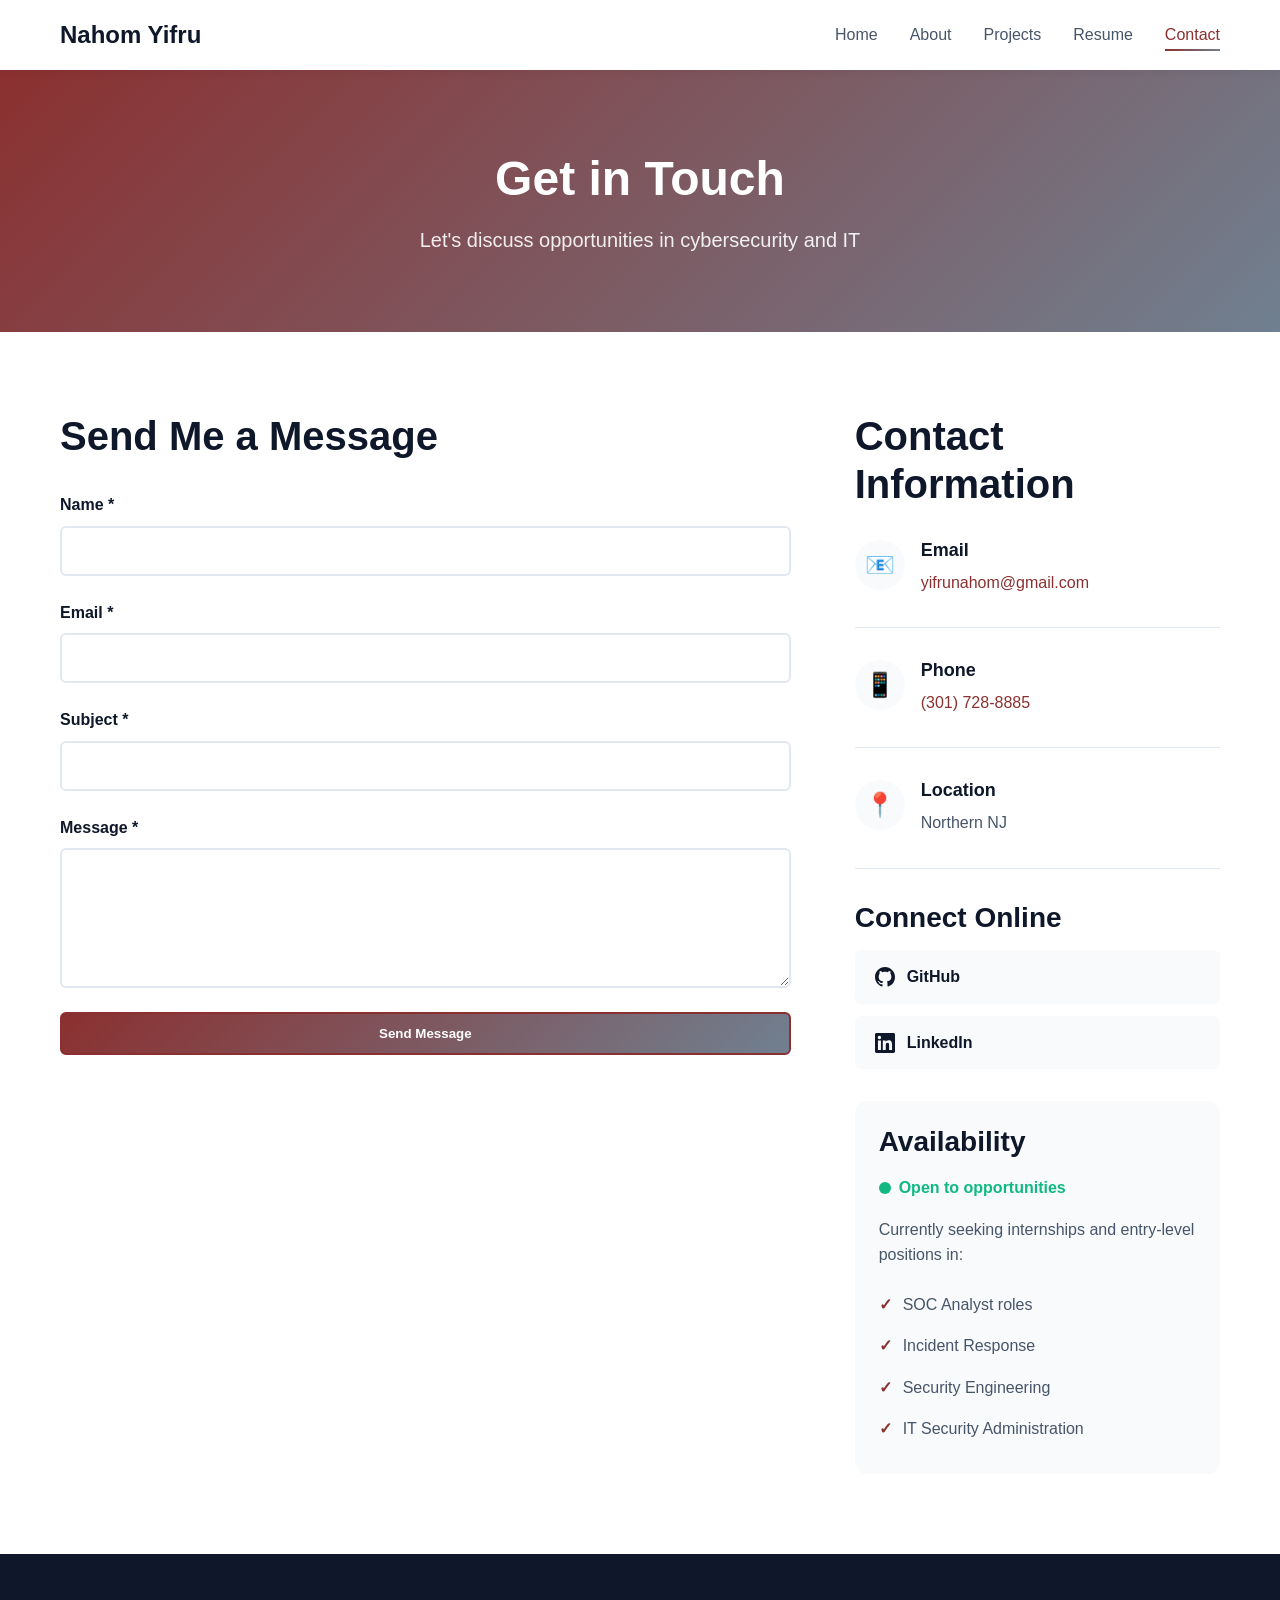
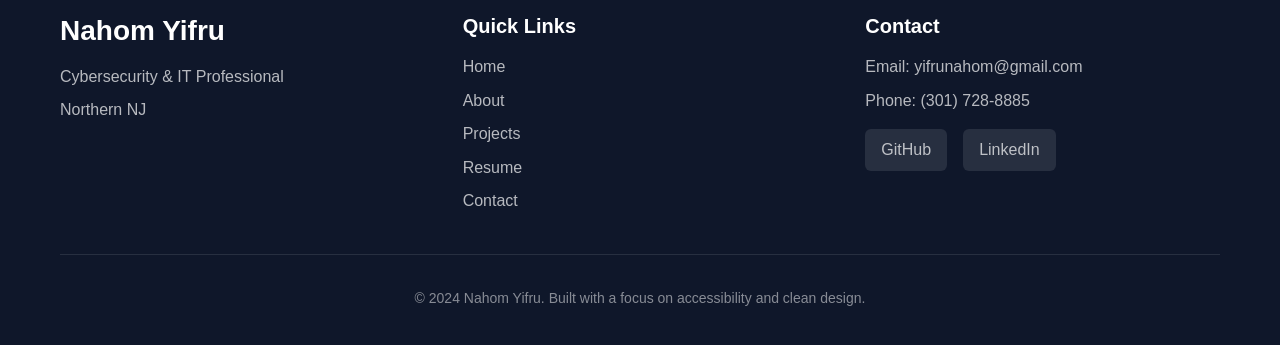
<file: contact.html>
<!DOCTYPE html>
<html lang="en">
<head>
    <meta charset="UTF-8">
    <meta name="viewport" content="width=device-width, initial-scale=1.0">
    <meta name="description" content="Contact Nahom Yifru - Cybersecurity Professional">
    <title>Contact | Nahom Yifru</title>
    <link rel="stylesheet" href="styles.css">
</head>
<body>
    <!-- 
    ============================================
    NAVIGATION
    ============================================
    -->
    <header class="header">
        <nav class="nav-container">
            <div class="logo">
                <a href="index.html">Nahom Yifru</a>
            </div>
            <ul class="nav-menu">
                <li><a href="index.html">Home</a></li>
                <li><a href="about.html">About</a></li>
                <li><a href="projects.html">Projects</a></li>
                <li><a href="resume.html">Resume</a></li>
                <li><a href="contact.html" class="active">Contact</a></li>
            </ul>
            <div class="hamburger">
                <span></span>
                <span></span>
                <span></span>
            </div>
        </nav>
    </header>

    <!-- 
    ============================================
    PAGE HEADER (Lines 30-50)
    ============================================
    -->
    <section class="page-header">
        <div class="container">
            <h1>Get in Touch</h1>
            <p>Let's discuss opportunities in cybersecurity and IT</p>
        </div>
    </section>

    <!-- 
    ============================================
    CONTACT SECTION (Lines 50-150)
    Left side: Contact form
    Right side: Contact info and social links
    
    NOTE: Form needs backend to work
    Options:
    1. Use Formspree (https://formspree.io/)
    2. Use Netlify Forms
    3. Add your own backend
    4. Use mailto: as temporary solution
    ============================================
    -->
    <section class="contact-section">
        <div class="container">
            <div class="contact-grid">
                <!-- Contact Form -->
                <div class="contact-form-container">
                    <h2>Send Me a Message</h2>
                    <form class="contact-form" id="contactForm" action="https://formspree.io/f/YOUR_FORM_ID" method="POST">
                        <!-- 
                        ============================================
                        FORM SETUP INSTRUCTIONS (Lines 70-80)
                        
                        To make this form work:
                        1. Go to https://formspree.io/
                        2. Sign up for free account
                        3. Create a new form
                        4. Replace YOUR_FORM_ID in the action attribute above
                        
                        OR use mailto temporarily:
                        Change form action to: action="mailto:yifrunahom@gmail.com" method="POST" enctype="text/plain"
                        ============================================
                        -->
                        <div class="form-group">
                            <label for="name">Name *</label>
                            <input type="text" id="name" name="name" required>
                        </div>

                        <div class="form-group">
                            <label for="email">Email *</label>
                            <input type="email" id="email" name="email" required>
                        </div>

                        <div class="form-group">
                            <label for="subject">Subject *</label>
                            <input type="text" id="subject" name="subject" required>
                        </div>

                        <div class="form-group">
                            <label for="message">Message *</label>
                            <textarea id="message" name="message" rows="6" required></textarea>
                        </div>

                        <button type="submit" class="btn btn-primary">Send Message</button>
                    </form>
                </div>

                <!-- Contact Info -->
                <div class="contact-info-container">
                    <h2>Contact Information</h2>
                    
                    <div class="contact-info-item">
                        <div class="contact-icon">📧</div>
                        <div class="contact-details">
                            <h3>Email</h3>
                            <p><a href="mailto:yifrunahom@gmail.com">yifrunahom@gmail.com</a></p>
                        </div>
                    </div>

                    <div class="contact-info-item">
                        <div class="contact-icon">📱</div>
                        <div class="contact-details">
                            <h3>Phone</h3>
                            <p><a href="tel:+13017288885">(301) 728-8885</a></p>
                        </div>
                    </div>

                    <div class="contact-info-item">
                        <div class="contact-icon">📍</div>
                        <div class="contact-details">
                            <h3>Location</h3>
                            <p>Northern NJ</p>
                        </div>
                    </div>

                    <div class="contact-social">
                        <h3>Connect Online</h3>
                        <div class="social-buttons">
                            <a href="https://github.com/YifruNahom" target="_blank" class="social-btn">
                                <svg width="20" height="20" viewBox="0 0 24 24" fill="currentColor">
                                    <path d="M12 0C5.37 0 0 5.37 0 12c0 5.31 3.435 9.795 8.205 11.385.6.105.825-.255.825-.57 0-.285-.015-1.23-.015-2.235-3.015.555-3.795-.735-4.035-1.41-.135-.345-.72-1.41-1.23-1.695-.42-.225-1.02-.78-.015-.795.945-.015 1.62.87 1.845 1.23 1.08 1.815 2.805 1.305 3.495.99.105-.78.42-1.305.765-1.605-2.67-.3-5.46-1.335-5.46-5.925 0-1.305.465-2.385 1.23-3.225-.12-.3-.54-1.53.12-3.18 0 0 1.005-.315 3.3 1.23.96-.27 1.98-.405 3-.405s2.04.135 3 .405c2.295-1.56 3.3-1.23 3.3-1.23.66 1.65.24 2.88.12 3.18.765.84 1.23 1.905 1.23 3.225 0 4.605-2.805 5.625-5.475 5.925.435.375.81 1.095.81 2.22 0 1.605-.015 2.895-.015 3.3 0 .315.225.69.825.57A12.02 12.02 0 0024 12c0-6.63-5.37-12-12-12z"/>
                                </svg>
                                GitHub
                            </a>
                            <a href="https://www.linkedin.com/in/nahom-y" target="_blank" class="social-btn">
                                <svg width="20" height="20" viewBox="0 0 24 24" fill="currentColor">
                                    <path d="M20.447 20.452h-3.554v-5.569c0-1.328-.027-3.037-1.852-3.037-1.853 0-2.136 1.445-2.136 2.939v5.667H9.351V9h3.414v1.561h.046c.477-.9 1.637-1.85 3.37-1.85 3.601 0 4.267 2.37 4.267 5.455v6.286zM5.337 7.433c-1.144 0-2.063-.926-2.063-2.065 0-1.138.92-2.063 2.063-2.063 1.14 0 2.064.925 2.064 2.063 0 1.139-.925 2.065-2.064 2.065zm1.782 13.019H3.555V9h3.564v11.452zM22.225 0H1.771C.792 0 0 .774 0 1.729v20.542C0 23.227.792 24 1.771 24h20.451C23.2 24 24 23.227 24 22.271V1.729C24 .774 23.2 0 22.222 0h.003z"/>
                                </svg>
                                LinkedIn
                            </a>
                        </div>
                    </div>

                    <!-- 
                    ============================================
                    AVAILABILITY STATUS (Lines 150-170)
                    Update your availability and preferred contact
                    ============================================
                    -->
                    <div class="availability-box">
                        <h3>Availability</h3>
                        <p class="availability-status">
                            <span class="status-indicator available"></span>
                            Open to opportunities
                        </p>
                        <p class="availability-text">
                            Currently seeking internships and entry-level positions in:
                        </p>
                        <ul>
                            <li>SOC Analyst roles</li>
                            <li>Incident Response</li>
                            <li>Security Engineering</li>
                            <li>IT Security Administration</li>
                        </ul>
                    </div>
                </div>
            </div>
        </div>
    </section>

    <!-- 
    ============================================
    FOOTER (Lines 200-250)
    ============================================
    -->
    <footer class="footer">
        <div class="container">
            <div class="footer-content">
                <div class="footer-info">
                    <h3>Nahom Yifru</h3>
                    <p>Cybersecurity & IT Professional</p>
                    <p>Northern NJ</p>
                </div>
                <div class="footer-links">
                    <h4>Quick Links</h4>
                    <ul>
                        <li><a href="index.html">Home</a></li>
                        <li><a href="about.html">About</a></li>
                        <li><a href="projects.html">Projects</a></li>
                        <li><a href="resume.html">Resume</a></li>
                        <li><a href="contact.html">Contact</a></li>
                    </ul>
                </div>
                <div class="footer-contact">
                    <h4>Contact</h4>
                    <p>Email: <a href="mailto:yifrunahom@gmail.com">yifrunahom@gmail.com</a></p>
                    <p>Phone: <a href="tel:+13017288885">(301) 728-8885</a></p>
                    <div class="footer-social">
                        <a href="https://github.com/YifruNahom" target="_blank">GitHub</a>
                        <a href="https://www.linkedin.com/in/nahom-y" target="_blank">LinkedIn</a>
                    </div>
                </div>
            </div>
            <div class="footer-bottom">
                <p>&copy; 2024 Nahom Yifru. Built with a focus on accessibility and clean design.</p>
            </div>
        </div>
    </footer>

    <script src="main.js"></script>
</body>
</html>
</file>
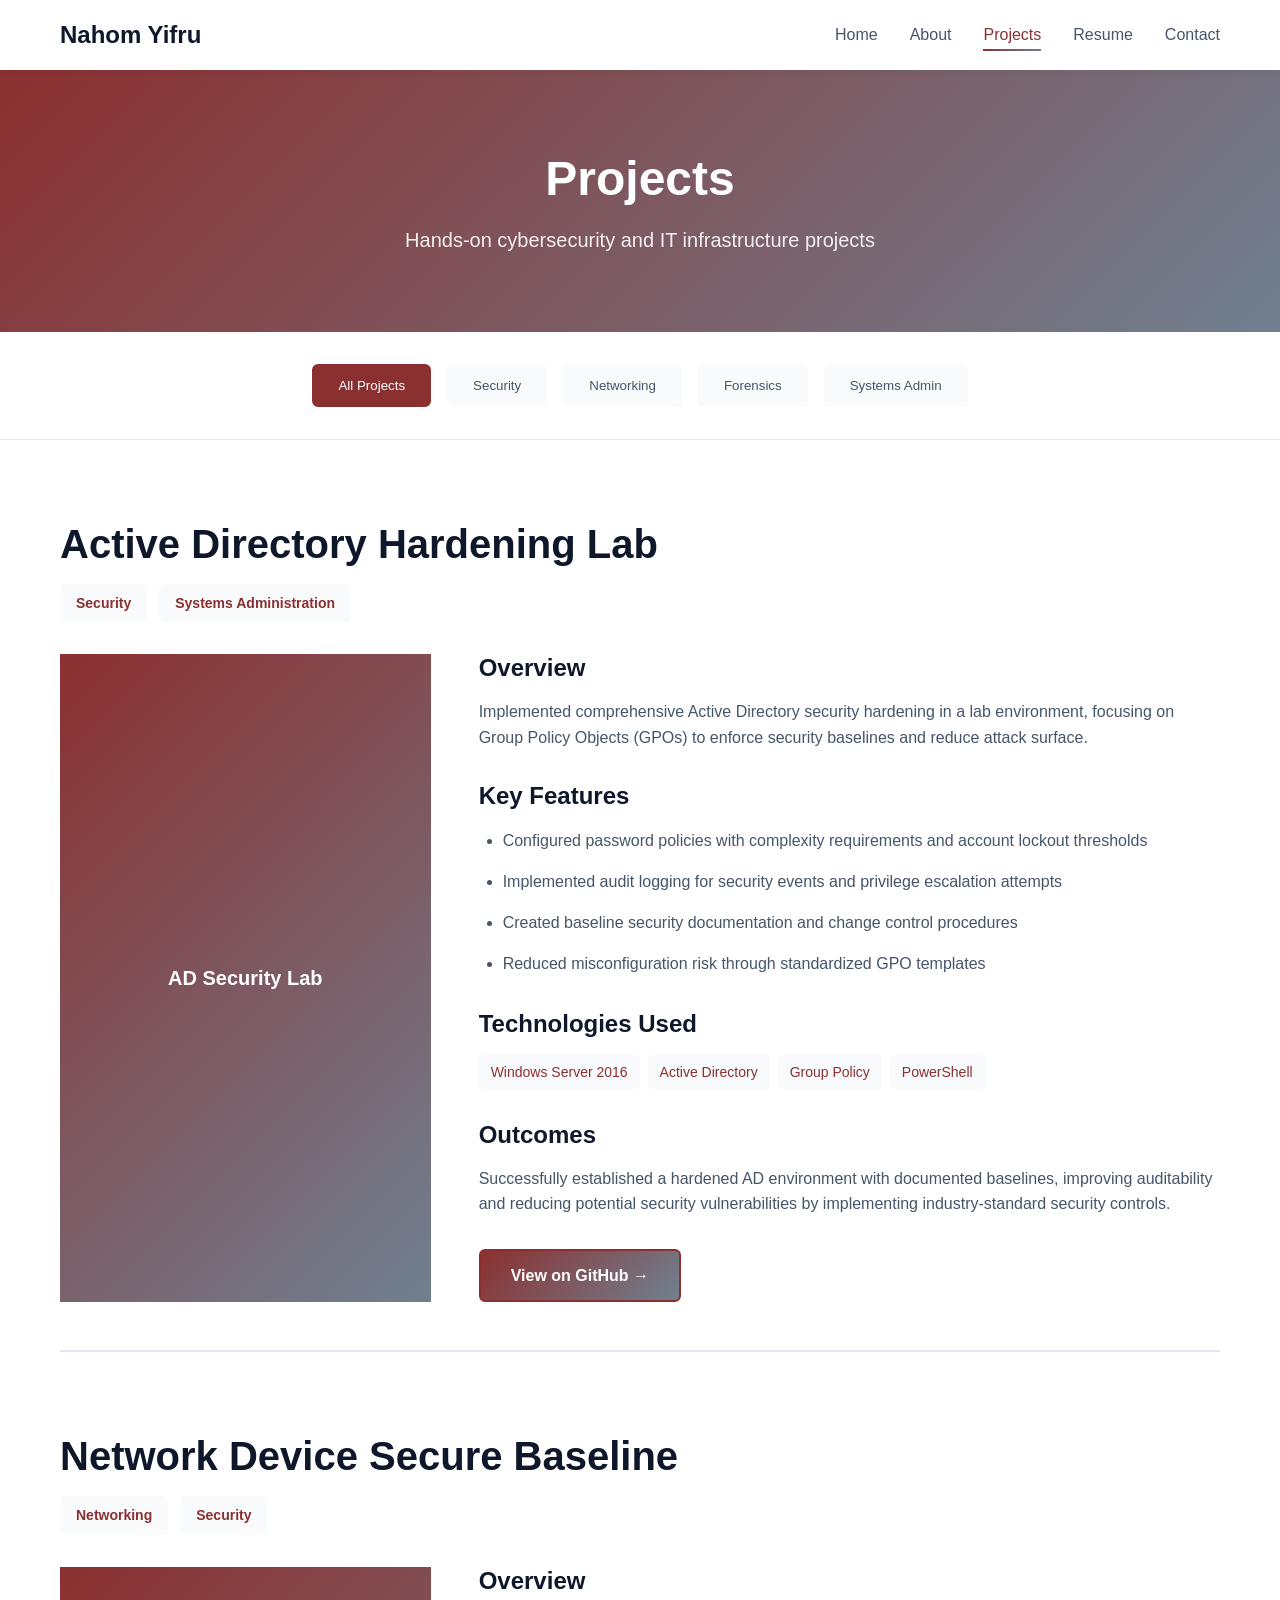
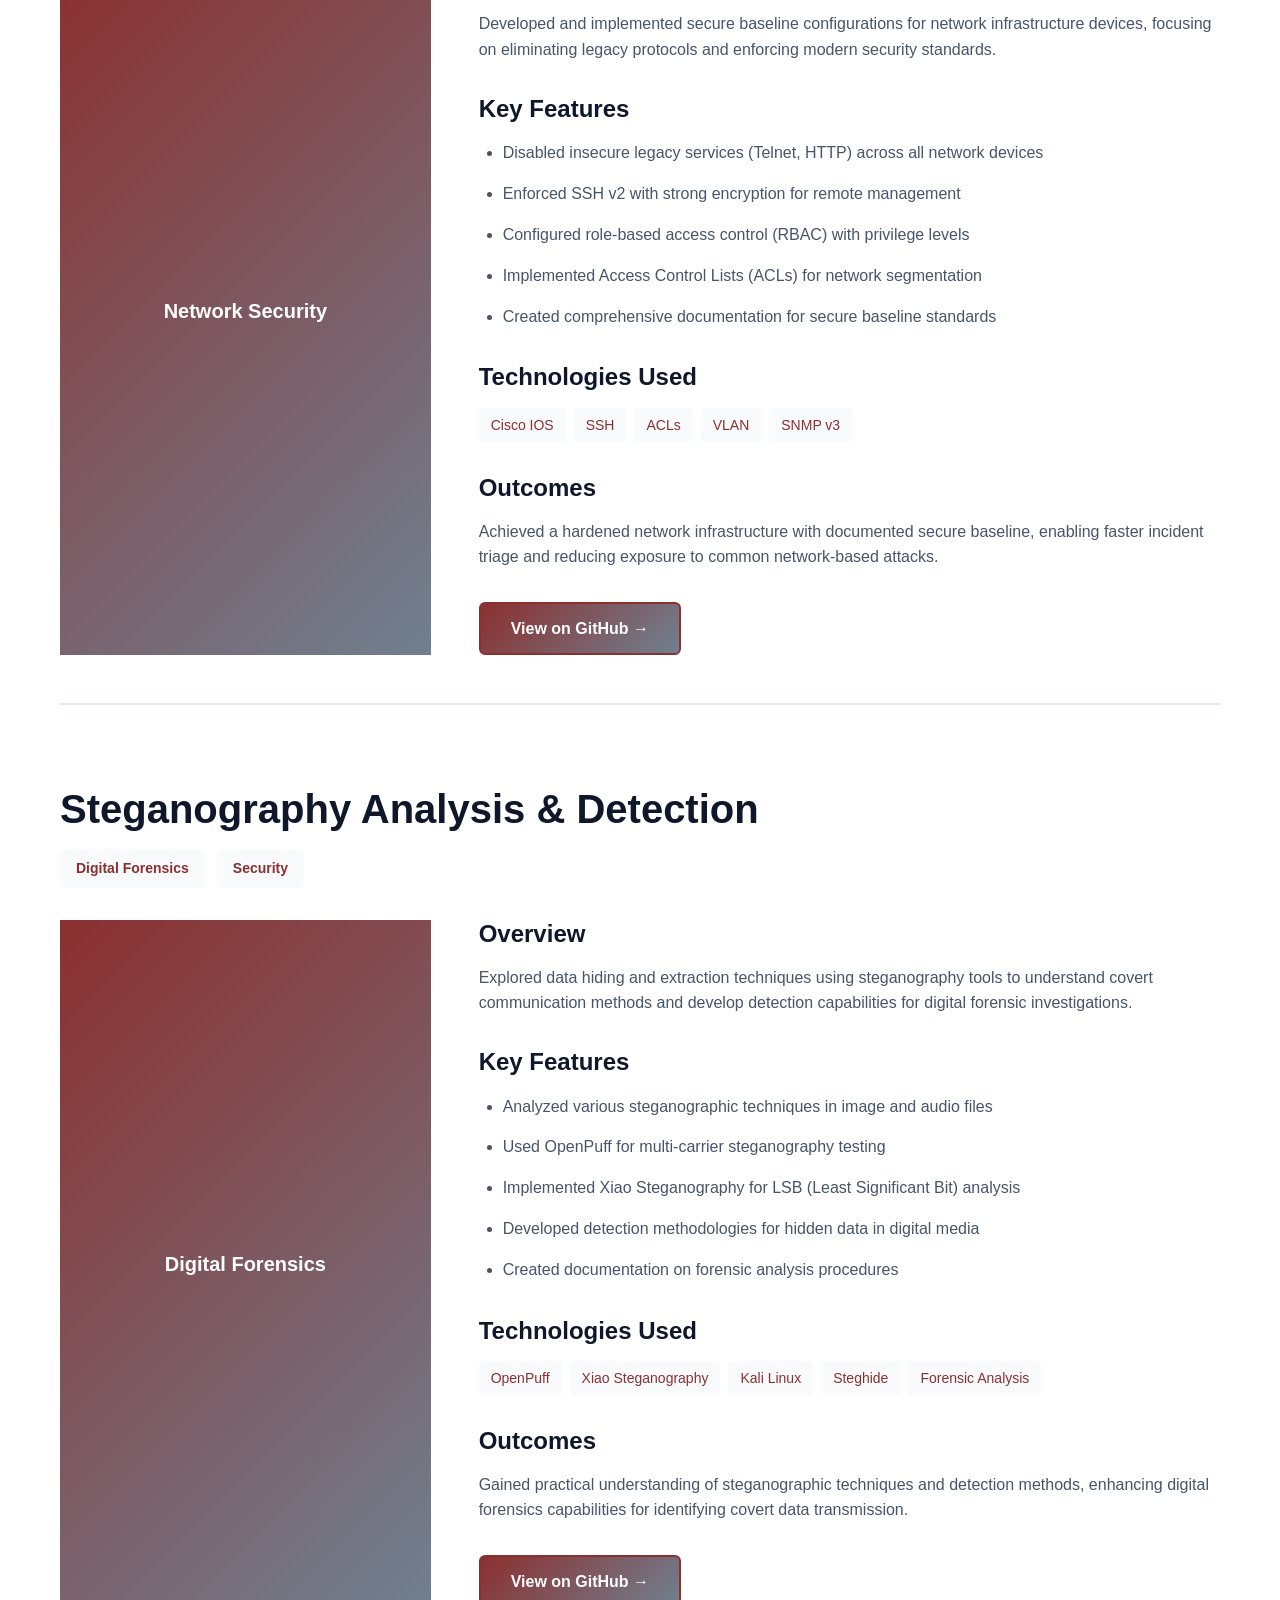
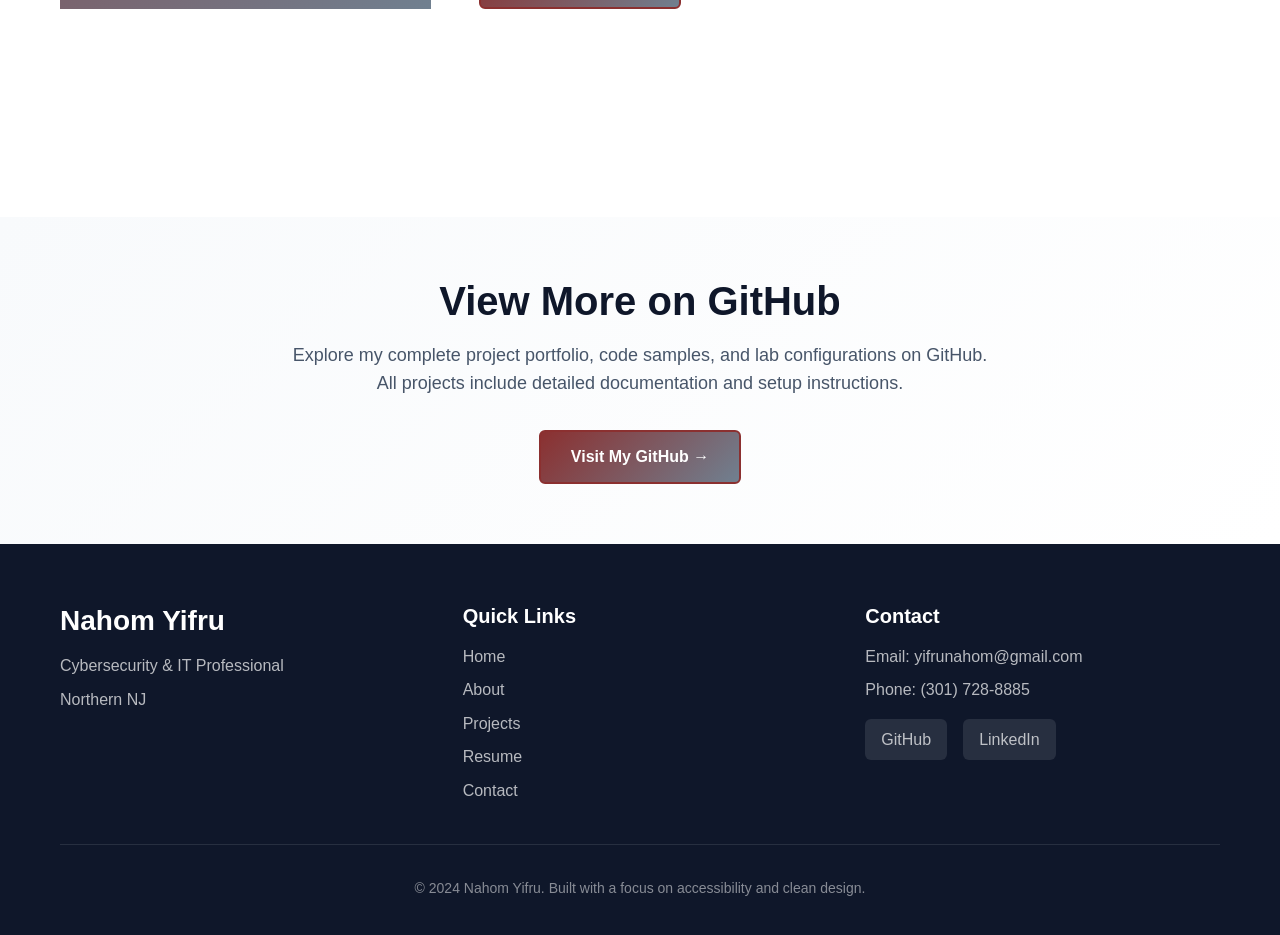
<file: projects.html>
<!DOCTYPE html>
<html lang="en">
<head>
    <meta charset="UTF-8">
    <meta name="viewport" content="width=device-width, initial-scale=1.0">
    <meta name="description" content="Cybersecurity Projects by Nahom Yifru">
    <title>Projects | Nahom Yifru</title>
    <link rel="stylesheet" href="styles.css">
</head>
<body>
    <!-- 
    ============================================
    NAVIGATION
    ============================================
    -->
    <header class="header">
        <nav class="nav-container">
            <div class="logo">
                <a href="index.html">Nahom Yifru</a>
            </div>
            <ul class="nav-menu">
                <li><a href="index.html">Home</a></li>
                <li><a href="about.html">About</a></li>
                <li><a href="projects.html" class="active">Projects</a></li>
                <li><a href="resume.html">Resume</a></li>
                <li><a href="contact.html">Contact</a></li>
            </ul>
            <div class="hamburger">
                <span></span>
                <span></span>
                <span></span>
            </div>
        </nav>
    </header>

    <!-- 
    ============================================
    PAGE HEADER (Lines 30-50)
    ============================================
    -->
    <section class="page-header">
        <div class="container">
            <h1>Projects</h1>
            <p>Hands-on cybersecurity and IT infrastructure projects</p>
        </div>
    </section>

    <!-- 
    ============================================
    FILTER BUTTONS (Lines 50-70)
    Add/remove categories as needed
    JavaScript handles filtering
    ============================================
    -->
    <section class="projects-filter">
        <div class="container">
            <div class="filter-buttons">
                <button class="filter-btn active" data-filter="all">All Projects</button>
                <button class="filter-btn" data-filter="security">Security</button>
                <button class="filter-btn" data-filter="networking">Networking</button>
                <button class="filter-btn" data-filter="forensics">Forensics</button>
                <button class="filter-btn" data-filter="administration">Systems Admin</button>
            </div>
        </div>
    </section>

    <!-- 
    ============================================
    PROJECTS GRID (Lines 70-350)
    Each project card includes:
    - ID for anchor links
    - Data-category for filtering
    - Image placeholder
    - Description and tech stack
    - GitHub link (update with your repos)
    
    ADD NEW PROJECTS by copying the project-detail structure
    ============================================
    -->
    <section class="projects-showcase">
        <div class="container">
            <!-- Project 1: Active Directory -->
            <div class="project-detail" id="ad-hardening" data-category="security administration">
                <div class="project-detail-header">
                    <h2>Active Directory Hardening Lab</h2>
                    <div class="project-meta">
                        <span class="meta-item">Security</span>
                        <span class="meta-item">Systems Administration</span>
                    </div>
                </div>
                <div class="project-detail-content">
                    <div class="project-detail-image">
                        <div class="placeholder-img">AD Security Lab</div>
                    </div>
                    <div class="project-detail-text">
                        <h3>Overview</h3>
                        <p>
                            Implemented comprehensive Active Directory security hardening in a lab environment, 
                            focusing on Group Policy Objects (GPOs) to enforce security baselines and reduce 
                            attack surface.
                        </p>
                        
                        <h3>Key Features</h3>
                        <ul>
                            <li>Configured password policies with complexity requirements and account lockout thresholds</li>
                            <li>Implemented audit logging for security events and privilege escalation attempts</li>
                            <li>Created baseline security documentation and change control procedures</li>
                            <li>Reduced misconfiguration risk through standardized GPO templates</li>
                        </ul>
                        
                        <h3>Technologies Used</h3>
                        <div class="tech-tags">
                            <span>Windows Server 2016</span>
                            <span>Active Directory</span>
                            <span>Group Policy</span>
                            <span>PowerShell</span>
                        </div>
                        
                        <h3>Outcomes</h3>
                        <p>
                            Successfully established a hardened AD environment with documented baselines, 
                            improving auditability and reducing potential security vulnerabilities by implementing 
                            industry-standard security controls.
                        </p>
                        
                        <div class="project-links">
                            <a href="https://github.com/YifruNahom" class="btn btn-primary" target="_blank">
                                View on GitHub →
                            </a>
                        </div>
                    </div>
                </div>
            </div>

            <!-- Project 2: Network Security -->
            <div class="project-detail" id="network-baseline" data-category="security networking">
                <div class="project-detail-header">
                    <h2>Network Device Secure Baseline</h2>
                    <div class="project-meta">
                        <span class="meta-item">Networking</span>
                        <span class="meta-item">Security</span>
                    </div>
                </div>
                <div class="project-detail-content">
                    <div class="project-detail-image">
                        <div class="placeholder-img">Network Security</div>
                    </div>
                    <div class="project-detail-text">
                        <h3>Overview</h3>
                        <p>
                            Developed and implemented secure baseline configurations for network infrastructure 
                            devices, focusing on eliminating legacy protocols and enforcing modern security standards.
                        </p>
                        
                        <h3>Key Features</h3>
                        <ul>
                            <li>Disabled insecure legacy services (Telnet, HTTP) across all network devices</li>
                            <li>Enforced SSH v2 with strong encryption for remote management</li>
                            <li>Configured role-based access control (RBAC) with privilege levels</li>
                            <li>Implemented Access Control Lists (ACLs) for network segmentation</li>
                            <li>Created comprehensive documentation for secure baseline standards</li>
                        </ul>
                        
                        <h3>Technologies Used</h3>
                        <div class="tech-tags">
                            <span>Cisco IOS</span>
                            <span>SSH</span>
                            <span>ACLs</span>
                            <span>VLAN</span>
                            <span>SNMP v3</span>
                        </div>
                        
                        <h3>Outcomes</h3>
                        <p>
                            Achieved a hardened network infrastructure with documented secure baseline, 
                            enabling faster incident triage and reducing exposure to common network-based attacks.
                        </p>
                        
                        <div class="project-links">
                            <a href="https://github.com/YifruNahom" class="btn btn-primary" target="_blank">
                                View on GitHub →
                            </a>
                        </div>
                    </div>
                </div>
            </div>

            <!-- Project 3: Steganography -->
            <div class="project-detail" id="steganography" data-category="forensics">
                <div class="project-detail-header">
                    <h2>Steganography Analysis & Detection</h2>
                    <div class="project-meta">
                        <span class="meta-item">Digital Forensics</span>
                        <span class="meta-item">Security</span>
                    </div>
                </div>
                <div class="project-detail-content">
                    <div class="project-detail-image">
                        <div class="placeholder-img">Digital Forensics</div>
                    </div>
                    <div class="project-detail-text">
                        <h3>Overview</h3>
                        <p>
                            Explored data hiding and extraction techniques using steganography tools to understand 
                            covert communication methods and develop detection capabilities for digital forensic investigations.
                        </p>
                        
                        <h3>Key Features</h3>
                        <ul>
                            <li>Analyzed various steganographic techniques in image and audio files</li>
                            <li>Used OpenPuff for multi-carrier steganography testing</li>
                            <li>Implemented Xiao Steganography for LSB (Least Significant Bit) analysis</li>
                            <li>Developed detection methodologies for hidden data in digital media</li>
                            <li>Created documentation on forensic analysis procedures</li>
                        </ul>
                        
                        <h3>Technologies Used</h3>
                        <div class="tech-tags">
                            <span>OpenPuff</span>
                            <span>Xiao Steganography</span>
                            <span>Kali Linux</span>
                            <span>Steghide</span>
                            <span>Forensic Analysis</span>
                        </div>
                        
                        <h3>Outcomes</h3>
                        <p>
                            Gained practical understanding of steganographic techniques and detection methods, 
                            enhancing digital forensics capabilities for identifying covert data transmission.
                        </p>
                        
                        <div class="project-links">
                            <a href="https://github.com/YifruNahom" class="btn btn-primary" target="_blank">
                                View on GitHub →
                            </a>
                        </div>
                    </div>
                </div>
            </div>

            <!-- 
            ============================================
            ADD MORE PROJECTS HERE (Lines 280-350)
            Copy the project-detail structure above
            Update id, data-category, and content
            ============================================
            -->

        </div>
    </section>

    <!-- 
    ============================================
    GITHUB CTA (Lines 350-370)
    ============================================
    -->
    <section class="github-cta">
        <div class="container">
            <div class="github-content">
                <h2>View More on GitHub</h2>
                <p>
                    Explore my complete project portfolio, code samples, and lab configurations 
                    on GitHub. All projects include detailed documentation and setup instructions.
                </p>
                <a href="https://github.com/YifruNahom" class="btn btn-primary" target="_blank">
                    Visit My GitHub →
                </a>
            </div>
        </div>
    </section>

    <!-- 
    ============================================
    FOOTER (Lines 370-420)
    ============================================
    -->
    <footer class="footer">
        <div class="container">
            <div class="footer-content">
                <div class="footer-info">
                    <h3>Nahom Yifru</h3>
                    <p>Cybersecurity & IT Professional</p>
                    <p>Northern NJ</p>
                </div>
                <div class="footer-links">
                    <h4>Quick Links</h4>
                    <ul>
                        <li><a href="index.html">Home</a></li>
                        <li><a href="about.html">About</a></li>
                        <li><a href="projects.html">Projects</a></li>
                        <li><a href="resume.html">Resume</a></li>
                        <li><a href="contact.html">Contact</a></li>
                    </ul>
                </div>
                <div class="footer-contact">
                    <h4>Contact</h4>
                    <p>Email: <a href="mailto:yifrunahom@gmail.com">yifrunahom@gmail.com</a></p>
                    <p>Phone: <a href="tel:+13017288885">(301) 728-8885</a></p>
                    <div class="footer-social">
                        <a href="https://github.com/YifruNahom" target="_blank">GitHub</a>
                        <a href="https://www.linkedin.com/in/nahom-y" target="_blank">LinkedIn</a>
                    </div>
                </div>
            </div>
            <div class="footer-bottom">
                <p>&copy; 2024 Nahom Yifru. Built with a focus on accessibility and clean design.</p>
            </div>
        </div>
    </footer>

    <script src="main.js"></script>
</body>
</html>
</file>
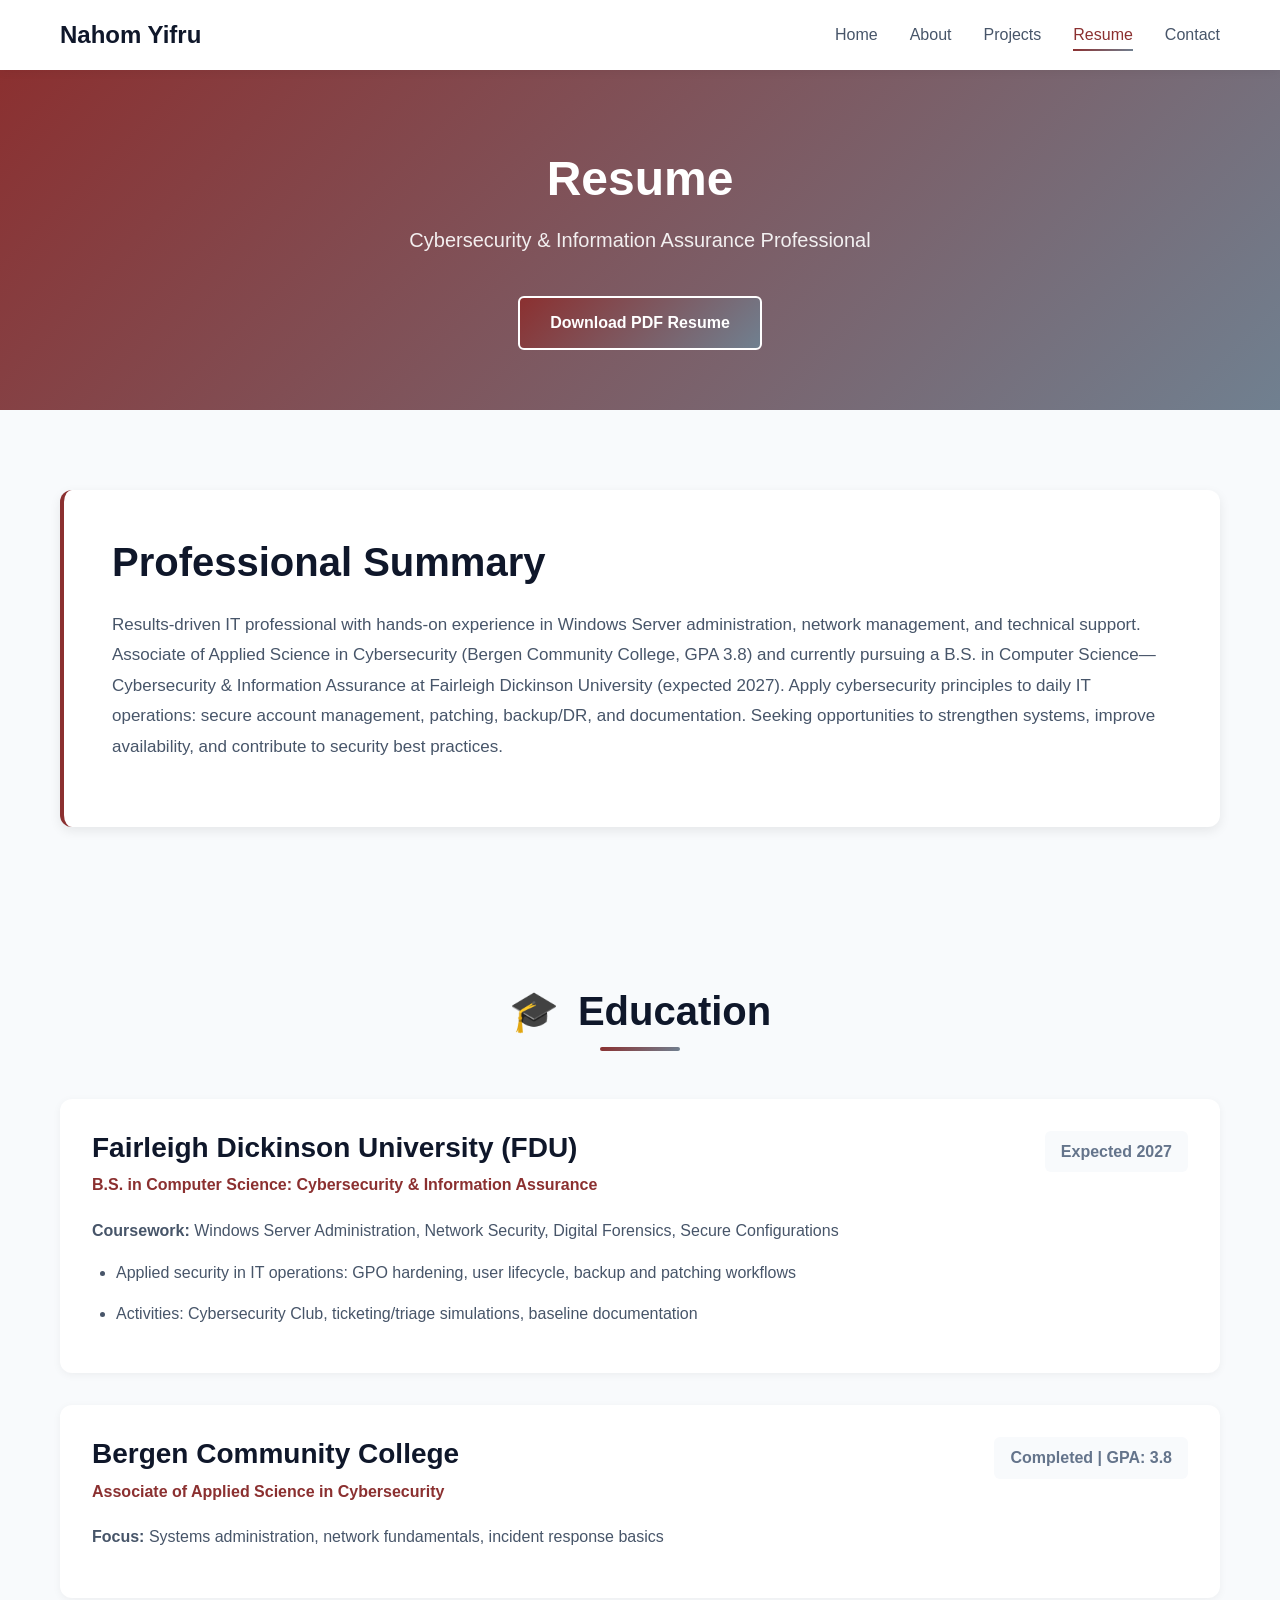
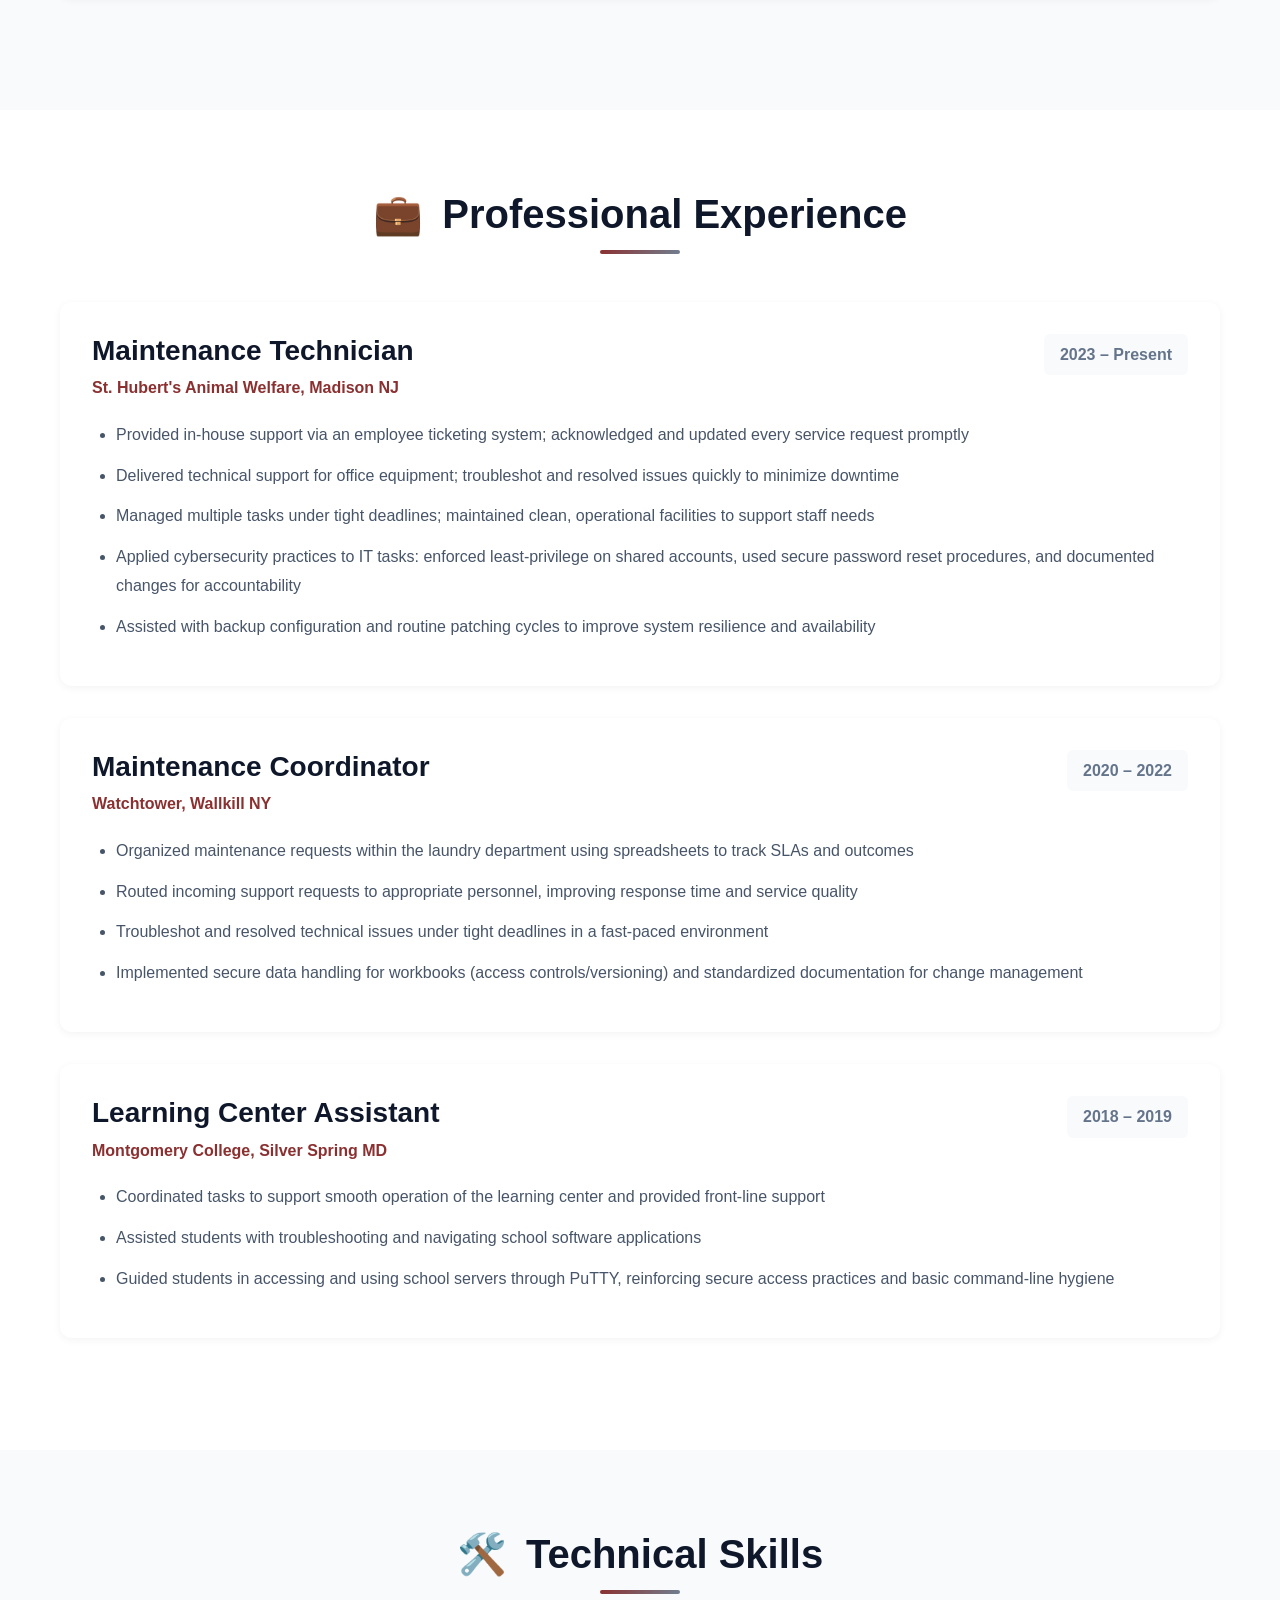
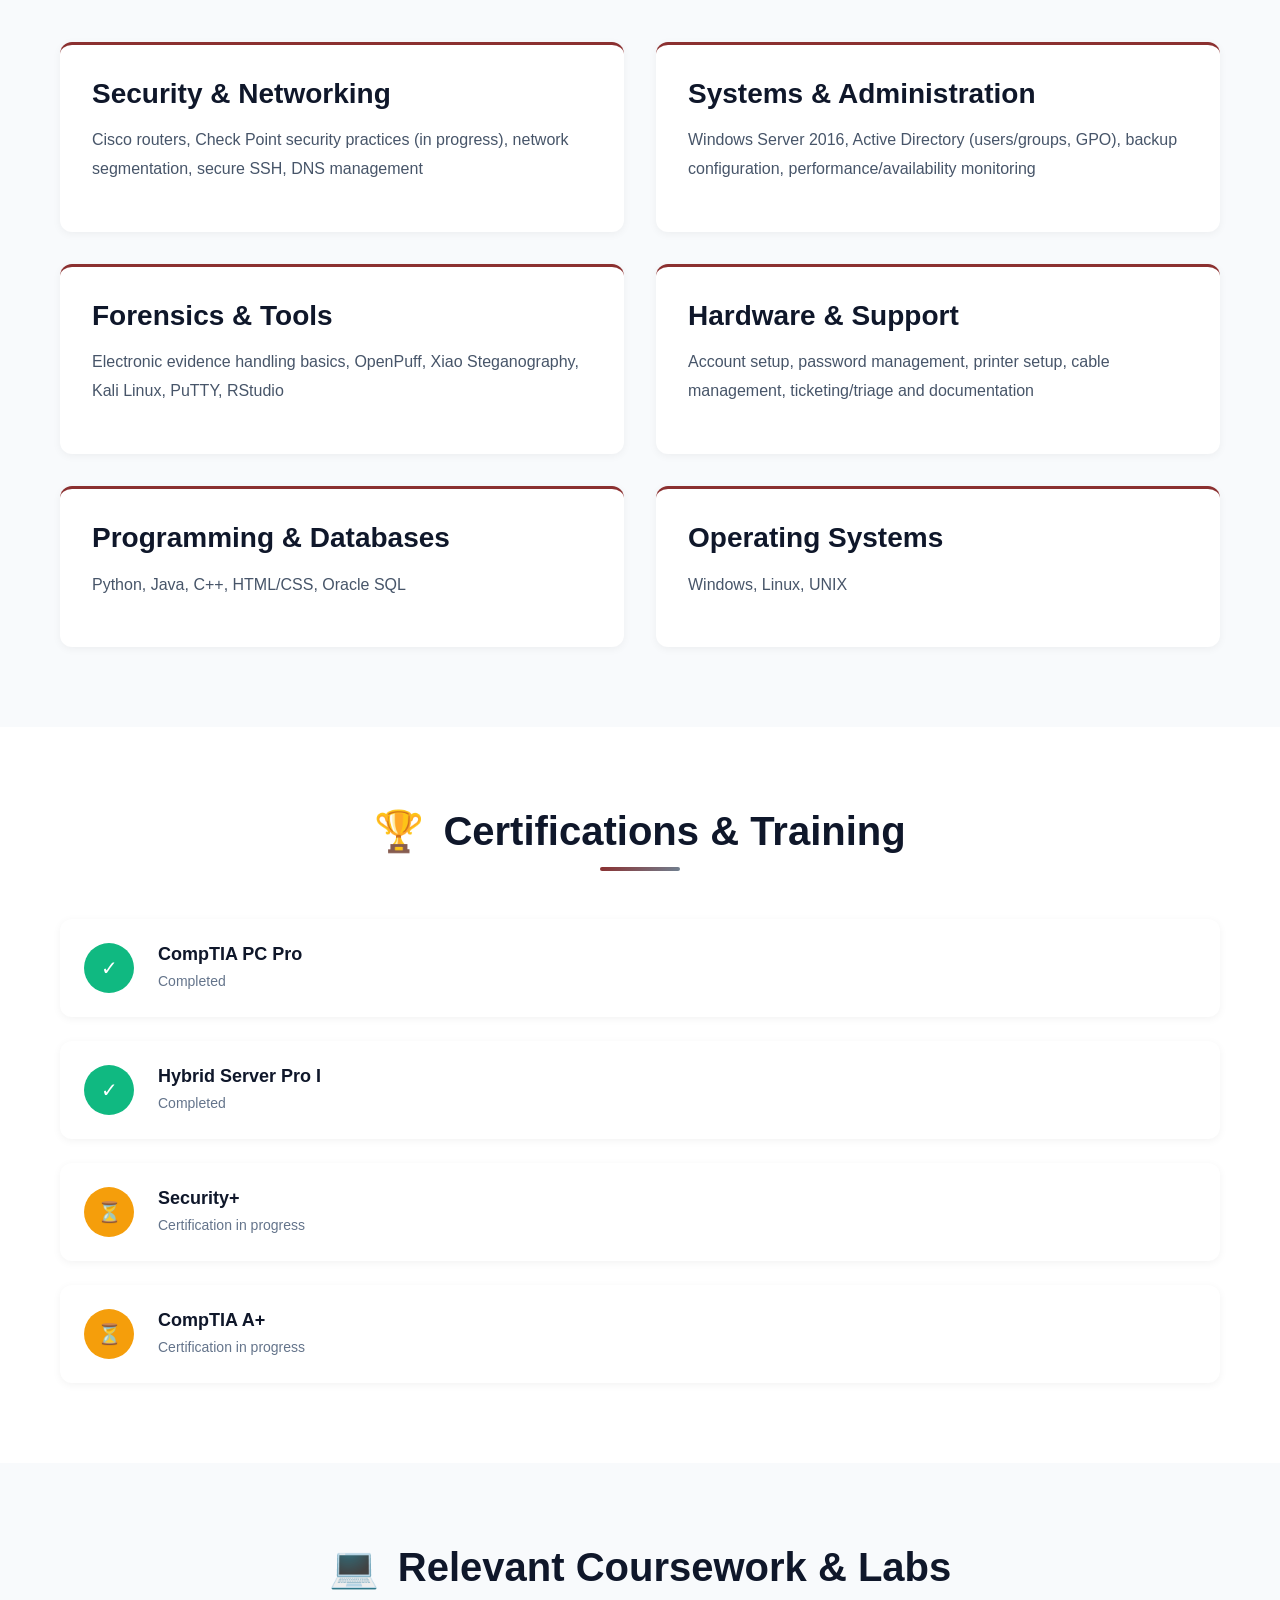
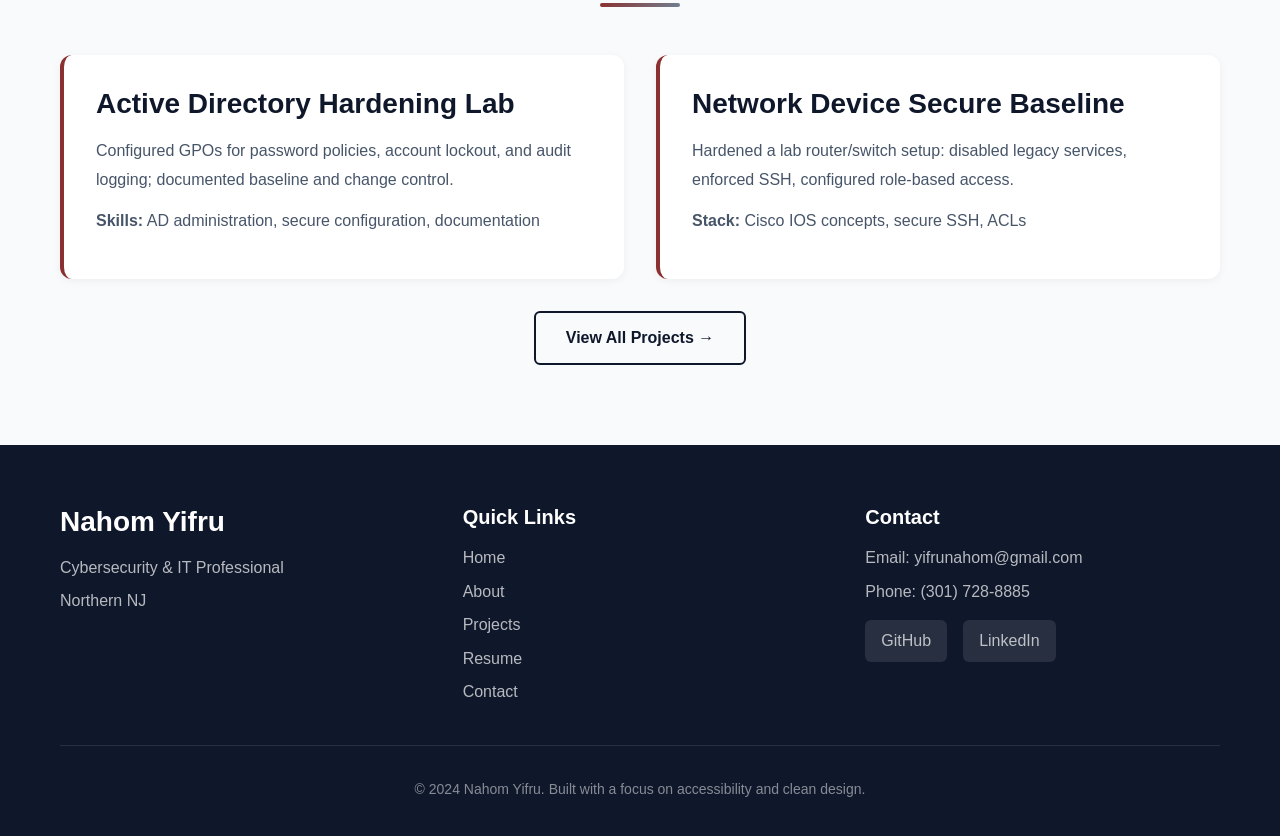
<file: resume.html>
<!DOCTYPE html>
<html lang="en">
<head>
    <meta charset="UTF-8">
    <meta name="viewport" content="width=device-width, initial-scale=1.0">
    <meta name="description" content="Resume - Nahom Yifru Cybersecurity Professional">
    <title>Resume | Nahom Yifru</title>
    <link rel="stylesheet" href="styles.css">
</head>
<body>
    <!-- 
    ============================================
    NAVIGATION
    ============================================
    -->
    <header class="header">
        <nav class="nav-container">
            <div class="logo">
                <a href="index.html">Nahom Yifru</a>
            </div>
            <ul class="nav-menu">
                <li><a href="index.html">Home</a></li>
                <li><a href="about.html">About</a></li>
                <li><a href="projects.html">Projects</a></li>
                <li><a href="resume.html" class="active">Resume</a></li>
                <li><a href="contact.html">Contact</a></li>
            </ul>
            <div class="hamburger">
                <span></span>
                <span></span>
                <span></span>
            </div>
        </nav>
    </header>

    <!-- 
    ============================================
    PAGE HEADER WITH DOWNLOAD (Lines 30-60)
    Update PDF link when you create resume PDF
    ============================================
    -->
    <section class="page-header">
        <div class="container">
            <h1>Resume</h1>
            <p>Cybersecurity & Information Assurance Professional</p>
            <a href="resume.pdf" class="btn btn-primary download-btn" download>
                Download PDF Resume
            </a>
        </div>
    </section>

    <!-- 
    ============================================
    RESUME SUMMARY (Lines 60-90)
    Edit your professional summary
    ============================================
    -->
    <section class="resume-summary">
        <div class="container">
            <div class="summary-box">
                <h2>Professional Summary</h2>
                <p>
                    Results-driven IT professional with hands-on experience in Windows Server administration, 
                    network management, and technical support. Associate of Applied Science in Cybersecurity 
                    (Bergen Community College, GPA 3.8) and currently pursuing a B.S. in Computer Science—
                    Cybersecurity & Information Assurance at Fairleigh Dickinson University (expected 2027). 
                    Apply cybersecurity principles to daily IT operations: secure account management, patching, 
                    backup/DR, and documentation. Seeking opportunities to strengthen systems, improve availability, 
                    and contribute to security best practices.
                </p>
            </div>
        </div>
    </section>

    <!-- 
    ============================================
    EDUCATION SECTION (Lines 90-140)
    Update degrees, dates, and coursework
    ============================================
    -->
    <section class="resume-section">
        <div class="container">
            <h2 class="section-title">
                <span class="icon">🎓</span>
                Education
            </h2>
            
            <div class="resume-item">
                <div class="resume-item-header">
                    <div>
                        <h3>Fairleigh Dickinson University (FDU)</h3>
                        <p class="subtitle">B.S. in Computer Science: Cybersecurity & Information Assurance</p>
                    </div>
                    <div class="resume-date">Expected 2027</div>
                </div>
                <div class="resume-item-content">
                    <p><strong>Coursework:</strong> Windows Server Administration, Network Security, Digital Forensics, Secure Configurations</p>
                    <ul>
                        <li>Applied security in IT operations: GPO hardening, user lifecycle, backup and patching workflows</li>
                        <li>Activities: Cybersecurity Club, ticketing/triage simulations, baseline documentation</li>
                    </ul>
                </div>
            </div>

            <div class="resume-item">
                <div class="resume-item-header">
                    <div>
                        <h3>Bergen Community College</h3>
                        <p class="subtitle">Associate of Applied Science in Cybersecurity</p>
                    </div>
                    <div class="resume-date">Completed | GPA: 3.8</div>
                </div>
                <div class="resume-item-content">
                    <p><strong>Focus:</strong> Systems administration, network fundamentals, incident response basics</p>
                </div>
            </div>
        </div>
    </section>

    <!-- 
    ============================================
    EXPERIENCE SECTION (Lines 140-250)
    Update job titles, dates, and responsibilities
    Add new positions as needed
    ============================================
    -->
    <section class="resume-section">
        <div class="container">
            <h2 class="section-title">
                <span class="icon">💼</span>
                Professional Experience
            </h2>

            <div class="resume-item">
                <div class="resume-item-header">
                    <div>
                        <h3>Maintenance Technician</h3>
                        <p class="subtitle">St. Hubert's Animal Welfare, Madison NJ</p>
                    </div>
                    <div class="resume-date">2023 – Present</div>
                </div>
                <div class="resume-item-content">
                    <ul>
                        <li>Provided in-house support via an employee ticketing system; acknowledged and updated every service request promptly</li>
                        <li>Delivered technical support for office equipment; troubleshot and resolved issues quickly to minimize downtime</li>
                        <li>Managed multiple tasks under tight deadlines; maintained clean, operational facilities to support staff needs</li>
                        <li>Applied cybersecurity practices to IT tasks: enforced least-privilege on shared accounts, used secure password reset procedures, and documented changes for accountability</li>
                        <li>Assisted with backup configuration and routine patching cycles to improve system resilience and availability</li>
                    </ul>
                </div>
            </div>

            <div class="resume-item">
                <div class="resume-item-header">
                    <div>
                        <h3>Maintenance Coordinator</h3>
                        <p class="subtitle">Watchtower, Wallkill NY</p>
                    </div>
                    <div class="resume-date">2020 – 2022</div>
                </div>
                <div class="resume-item-content">
                    <ul>
                        <li>Organized maintenance requests within the laundry department using spreadsheets to track SLAs and outcomes</li>
                        <li>Routed incoming support requests to appropriate personnel, improving response time and service quality</li>
                        <li>Troubleshot and resolved technical issues under tight deadlines in a fast-paced environment</li>
                        <li>Implemented secure data handling for workbooks (access controls/versioning) and standardized documentation for change management</li>
                    </ul>
                </div>
            </div>

            <div class="resume-item">
                <div class="resume-item-header">
                    <div>
                        <h3>Learning Center Assistant</h3>
                        <p class="subtitle">Montgomery College, Silver Spring MD</p>
                    </div>
                    <div class="resume-date">2018 – 2019</div>
                </div>
                <div class="resume-item-content">
                    <ul>
                        <li>Coordinated tasks to support smooth operation of the learning center and provided front-line support</li>
                        <li>Assisted students with troubleshooting and navigating school software applications</li>
                        <li>Guided students in accessing and using school servers through PuTTY, reinforcing secure access practices and basic command-line hygiene</li>
                    </ul>
                </div>
            </div>
        </div>
    </section>

    <!-- 
    ============================================
    TECHNICAL SKILLS (Lines 250-320)
    Update with your current skills
    Organize by category
    ============================================
    -->
    <section class="resume-section">
        <div class="container">
            <h2 class="section-title">
                <span class="icon">🛠️</span>
                Technical Skills
            </h2>

            <div class="skills-resume-grid">
                <div class="skill-resume-category">
                    <h3>Security & Networking</h3>
                    <p>Cisco routers, Check Point security practices (in progress), network segmentation, secure SSH, DNS management</p>
                </div>

                <div class="skill-resume-category">
                    <h3>Systems & Administration</h3>
                    <p>Windows Server 2016, Active Directory (users/groups, GPO), backup configuration, performance/availability monitoring</p>
                </div>

                <div class="skill-resume-category">
                    <h3>Forensics & Tools</h3>
                    <p>Electronic evidence handling basics, OpenPuff, Xiao Steganography, Kali Linux, PuTTY, RStudio</p>
                </div>

                <div class="skill-resume-category">
                    <h3>Hardware & Support</h3>
                    <p>Account setup, password management, printer setup, cable management, ticketing/triage and documentation</p>
                </div>

                <div class="skill-resume-category">
                    <h3>Programming & Databases</h3>
                    <p>Python, Java, C++, HTML/CSS, Oracle SQL</p>
                </div>

                <div class="skill-resume-category">
                    <h3>Operating Systems</h3>
                    <p>Windows, Linux, UNIX</p>
                </div>
            </div>
        </div>
    </section>

    <!-- 
    ============================================
    CERTIFICATIONS (Lines 320-360)
    Add new certifications as earned
    ============================================
    -->
    <section class="resume-section">
        <div class="container">
            <h2 class="section-title">
                <span class="icon">🏆</span>
                Certifications & Training
            </h2>

            <div class="certifications-list">
                <div class="cert-item-resume">
                    <div class="cert-status-badge completed">✓</div>
                    <div class="cert-info">
                        <h3>CompTIA PC Pro</h3>
                        <p>Completed</p>
                    </div>
                </div>

                <div class="cert-item-resume">
                    <div class="cert-status-badge completed">✓</div>
                    <div class="cert-info">
                        <h3>Hybrid Server Pro I</h3>
                        <p>Completed</p>
                    </div>
                </div>

                <div class="cert-item-resume">
                    <div class="cert-status-badge in-progress">⏳</div>
                    <div class="cert-info">
                        <h3>Security+</h3>
                        <p>Certification in progress</p>
                    </div>
                </div>
                <div class="cert-item-resume">
                    <div class="cert-status-badge in-progress">⏳</div>
                    <div class="cert-info">
                        <h3>CompTIA A+</h3>
                        <p>Certification in progress</p>
                    </div>
                </div>
            </div>
        </div>
    </section>

    <!-- 
    ============================================
    PROJECTS HIGHLIGHT (Lines 360-400)
    Brief mention with link to projects page
    ============================================
    -->
    <section class="resume-section">
        <div class="container">
            <h2 class="section-title">
                <span class="icon">💻</span>
                Relevant Coursework & Labs
            </h2>

            <div class="projects-highlight">
                <div class="project-resume-item">
                    <h3>Active Directory Hardening Lab</h3>
                    <p>Configured GPOs for password policies, account lockout, and audit logging; documented baseline and change control.</p>
                    <p><strong>Skills:</strong> AD administration, secure configuration, documentation</p>
                </div>

                <div class="project-resume-item">
                    <h3>Network Device Secure Baseline</h3>
                    <p>Hardened a lab router/switch setup: disabled legacy services, enforced SSH, configured role-based access.</p>
                    <p><strong>Stack:</strong> Cisco IOS concepts, secure SSH, ACLs</p>
                </div>
            </div>

            <div class="resume-cta">
                <a href="projects.html" class="btn btn-secondary">View All Projects →</a>
            </div>
        </div>
    </section>

    <!-- 
    ============================================
    FOOTER (Lines 400-450)
    ============================================
    -->
    <footer class="footer">
        <div class="container">
            <div class="footer-content">
                <div class="footer-info">
                    <h3>Nahom Yifru</h3>
                    <p>Cybersecurity & IT Professional</p>
                    <p>Northern NJ</p>
                </div>
                <div class="footer-links">
                    <h4>Quick Links</h4>
                    <ul>
                        <li><a href="index.html">Home</a></li>
                        <li><a href="about.html">About</a></li>
                        <li><a href="projects.html">Projects</a></li>
                        <li><a href="resume.html">Resume</a></li>
                        <li><a href="contact.html">Contact</a></li>
                    </ul>
                </div>
                <div class="footer-contact">
                    <h4>Contact</h4>
                    <p>Email: <a href="mailto:yifrunahom@gmail.com">yifrunahom@gmail.com</a></p>
                    <p>Phone: <a href="tel:+13017288885">(301) 728-8885</a></p>
                    <div class="footer-social">
                        <a href="https://github.com/YifruNahom" target="_blank">GitHub</a>
                        <a href="https://www.linkedin.com/in/nahom-y" target="_blank">LinkedIn</a>
                    </div>
                </div>
            </div>
            <div class="footer-bottom">
                <p>&copy; 2024 Nahom Yifru. Built with a focus on accessibility and clean design.</p>
            </div>
        </div>
    </footer>

    <script src="main.js"></script>
</body>
</html>
</file>
<file: styles.css>
/* 
============================================
GLOBAL STYLES & RESET (Lines 1-80)
Base styles, CSS reset, and root variables
Edit color scheme in :root section
============================================
*/

* {
    margin: 0;
    padding: 0;
    box-sizing: border-box;
}

:root {
    /* Primary Colors - Edit these to change color scheme */
    --primary-color: #8b3030;
    --primary-dark: #5a1f1f;
    --primary-light: #708090;
    --gradient: linear-gradient(135deg, #8b3030, #708090);
    
    /* Neutral Colors */
    --text-dark: #0f172a;
    --text-medium: #475569;
    --text-light: #64748b;
    --bg-light: #f8fafc;
    --bg-white: #ffffff;
    --border-color: #e2e8f0;
    
    /* Accent Colors */
    --accent-color: #f59e0b;
    --success-color: #10b981;
    --danger-color: #ef4444;
    
    /* Spacing */
    --section-padding: 80px 0;
    --container-padding: 0 20px;
    
    /* Typography */
    --font-primary: -apple-system, BlinkMacSystemFont, 'Segoe UI', Roboto, Oxygen, Ubuntu, Cantarell, sans-serif;
    --font-heading: 'Segoe UI', Tahoma, Geneva, Verdana, sans-serif;
    
    /* Transitions */
    --transition: all 0.3s ease;
}

body {
    font-family: var(--font-primary);
    color: var(--text-dark);
    line-height: 1.6;
    background-color: var(--bg-white);
}

.container {
    max-width: 1200px;
    margin: 0 auto;
    padding: var(--container-padding);
}

h1, h2, h3, h4, h5, h6 {
    font-family: var(--font-heading);
    font-weight: 700;
    line-height: 1.2;
    color: var(--text-dark);
}

h1 { font-size: 3rem; }
h2 { font-size: 2.5rem; }
h3 { font-size: 1.75rem; }
h4 { font-size: 1.25rem; }

p {
    margin-bottom: 1rem;
    color: var(--text-medium);
}

a {
    text-decoration: none;
    color: var(--primary-color);
    transition: var(--transition);
}

a:hover {
    color: var(--primary-dark);
}

img {
    max-width: 100%;
    height: auto;
    display: block;
}

/* 
============================================
HEADER & NAVIGATION (Lines 80-180)
Sticky header with responsive menu
Edit logo, nav links as needed
============================================
*/

.header {
    background-color: var(--bg-white);
    box-shadow: 0 2px 10px rgba(0, 0, 0, 0.05);
    position: sticky;
    top: 0;
    z-index: 1000;
}

.nav-container {
    max-width: 1200px;
    margin: 0 auto;
    padding: 1rem 20px;
    display: flex;
    justify-content: space-between;
    align-items: center;
}

.logo a {
    font-size: 1.5rem;
    font-weight: 700;
    color: var(--text-dark);
    transition: var(--transition);
}

.logo a:hover {
    color: var(--primary-color);
}

.nav-menu {
    display: flex;
    list-style: none;
    gap: 2rem;
}

.nav-menu a {
    color: var(--text-medium);
    font-weight: 500;
    padding: 0.5rem 0;
    position: relative;
}

.nav-menu a::after {
    content: '';
    position: absolute;
    bottom: 0;
    left: 0;
    width: 0;
    height: 2px;
    background: var(--gradient);
    transition: var(--transition);
}

.nav-menu a:hover::after,
.nav-menu a.active::after {
    width: 100%;
}

.nav-menu a.active {
    color: var(--primary-color);
}

.hamburger {
    display: none;
    flex-direction: column;
    cursor: pointer;
    gap: 4px;
}

.hamburger span {
    width: 25px;
    height: 3px;
    background-color: var(--text-dark);
    transition: var(--transition);
}

/* 
============================================
BUTTONS (Lines 180-250)
Primary and secondary button styles
============================================
*/

.btn {
    display: inline-block;
    padding: 12px 30px;
    border-radius: 6px;
    font-weight: 600;
    text-align: center;
    cursor: pointer;
    transition: var(--transition);
    border: 2px solid transparent;
}

.btn-primary {
    background: var(--gradient);
    color: var(--bg-white);
    border-color: var(--primary-color);
}

.btn-primary:hover {
    background-color: var(--primary-dark);
    border-color: var(--primary-dark);
    color: var(--bg-white);
    transform: translateY(-2px);
    box-shadow: 0 4px 12px rgba(139, 48, 48, 0.3);
}

.btn-secondary {
    background-color: transparent;
    color: var(--text-dark);
    border-color: var(--text-dark);
}

.btn-secondary:hover {
    background-color: var(--text-dark);
    color: var(--bg-white);
    transform: translateY(-2px);
}

/* 
============================================
HERO SECTION (Lines 250-350)
Main landing section on homepage
Edit layout, spacing, image placement
============================================
*/

.hero {
    padding: 100px 0;
    background: linear-gradient(135deg, #f8fafc 0%, #e0f2f1 100%);
}

.hero-content {
    max-width: 1200px;
    margin: 0 auto;
    padding: 0 20px;
    display: grid;
    grid-template-columns: 1fr 1fr;
    gap: 60px;
    align-items: center;
}

.hero-text h1 {
    font-size: 3.5rem;
    margin-bottom: 1rem;
    color: var(--text-dark);
}

.highlight {
    color: var(--primary-color);
    position: relative;
}

.hero-text h2 {
    font-size: 1.5rem;
    color: var(--text-medium);
    font-weight: 400;
    margin-bottom: 1.5rem;
}

.hero-description {
    font-size: 1.125rem;
    color: var(--text-medium);
    margin-bottom: 2rem;
    line-height: 1.8;
}

.hero-buttons {
    display: flex;
    gap: 1rem;
    margin-bottom: 2rem;
}

.social-links {
    display: flex;
    gap: 1rem;
}

.social-links a {
    width: 40px;
    height: 40px;
    display: flex;
    align-items: center;
    justify-content: center;
    border-radius: 50%;
    background-color: var(--bg-white);
    color: var(--text-dark);
    transition: var(--transition);
    box-shadow: 0 2px 8px rgba(0, 0, 0, 0.1);
}

.social-links a:hover {
    background-color: var(--primary-color);
    color: var(--bg-white);
    transform: translateY(-3px);
    box-shadow: 0 4px 12px rgba(139, 48, 48, 0.3);
}

.hero-image img {
    width: 100%;
    max-width: 400px;
    border-radius: 12px;
    box-shadow: 0 10px 40px rgba(0, 0, 0, 0.1);
}

/* 
============================================
INTRO SECTION (Lines 350-420)
Brief overview with stats
============================================
*/

.intro-section {
    padding: var(--section-padding);
    background-color: var(--bg-white);
}

.intro-content {
    text-align: center;
    max-width: 800px;
    margin: 0 auto;
}

.intro-content h2 {
    margin-bottom: 1.5rem;
    color: var(--text-dark);
}

.intro-content p {
    font-size: 1.125rem;
    color: var(--text-medium);
    margin-bottom: 3rem;
}

.stats {
    display: grid;
    grid-template-columns: repeat(3, 1fr);
    gap: 3rem;
    margin-top: 3rem;
}

.stat-item {
    text-align: center;
}

.stat-item h3 {
    font-size: 3rem;
    color: var(--primary-color);
    margin-bottom: 0.5rem;
}

.stat-item p {
    color: var(--text-medium);
    font-size: 1rem;
}

/* 
============================================
SECTION TITLES (Lines 420-450)
Reusable section header style
============================================
*/

.section-title {
    text-align: center;
    margin-bottom: 3rem;
    position: relative;
    padding-bottom: 1rem;
}

.section-title::after {
    content: '';
    position: absolute;
    bottom: 0;
    left: 50%;
    transform: translateX(-50%);
    width: 80px;
    height: 4px;
    background: var(--gradient);
    border-radius: 2px;
}

.section-title .icon {
    margin-right: 0.5rem;
}
/* 
============================================
FEATURED PROJECTS SECTION (Lines 450-600)
Homepage project cards
Edit grid layout, card styles
============================================
*/

.featured-projects {
    padding: var(--section-padding);
    background-color: var(--bg-light);
}

.projects-grid {
    display: grid;
    grid-template-columns: repeat(3, 1fr);
    gap: 2rem;
    margin-bottom: 3rem;
}

.project-card {
    background-color: var(--bg-white);
    border-radius: 12px;
    overflow: hidden;
    box-shadow: 0 4px 12px rgba(0, 0, 0, 0.08);
    transition: var(--transition);
}

.project-card:hover {
    transform: translateY(-8px);
    box-shadow: 0 12px 24px rgba(0, 0, 0, 0.15);
}

.project-image {
    position: relative;
    overflow: hidden;
    height: 200px;
    background-color: var(--bg-light);
}

.placeholder-img {
    width: 100%;
    height: 100%;
    display: flex;
    align-items: center;
    justify-content: center;
    background: linear-gradient(135deg, var(--primary-color), var(--primary-light));
    color: white;
    font-weight: 700;
    font-size: 1.25rem;
}

.project-overlay {
    position: absolute;
    top: 0;
    left: 0;
    width: 100%;
    height: 100%;
    background: linear-gradient(135deg, rgba(139, 48, 48, 0.9), rgba(112, 128, 144, 0.9));
    display: flex;
    align-items: center;
    justify-content: center;
    opacity: 0;
    transition: var(--transition);
}

.project-card:hover .project-overlay {
    opacity: 1;
}

.view-project {
    color: white;
    font-weight: 600;
    font-size: 1.125rem;
}

.project-content {
    padding: 1.5rem;
}

.project-content h3 {
    margin-bottom: 1rem;
    color: var(--text-dark);
}

.project-content p {
    color: var(--text-medium);
    margin-bottom: 1.5rem;
    line-height: 1.6;
}

.tech-tags {
    display: flex;
    flex-wrap: wrap;
    gap: 0.5rem;
    margin-bottom: 1rem;
}

.tech-tags span {
    background-color: var(--bg-light);
    color: var(--primary-color);
    padding: 0.35rem 0.75rem;
    border-radius: 4px;
    font-size: 0.875rem;
    font-weight: 500;
}

.project-link {
    color: var(--primary-color);
    font-weight: 600;
    display: inline-flex;
    align-items: center;
    transition: var(--transition);
}

.project-link:hover {
    gap: 0.5rem;
}

.section-cta {
    text-align: center;
    margin-top: 2rem;
}

/* 
============================================
SKILLS SECTION (Lines 600-680)
Homepage skills grid
============================================
*/

.skills-section {
    padding: var(--section-padding);
    background-color: var(--bg-white);
}

.skills-grid {
    display: grid;
    grid-template-columns: repeat(2, 1fr);
    gap: 2rem;
}

.skill-category {
    background-color: var(--bg-light);
    padding: 2rem;
    border-radius: 12px;
    border-left: 4px solid var(--primary-color);
}

.skill-category h3 {
    color: var(--text-dark);
    margin-bottom: 1rem;
    font-size: 1.25rem;
}

.skill-category ul {
    list-style: none;
}

.skill-category li {
    padding: 0.5rem 0;
    color: var(--text-medium);
    position: relative;
    padding-left: 1.5rem;
}

.skill-category li::before {
    content: '▸';
    position: absolute;
    left: 0;
    color: var(--primary-color);
    font-weight: bold;
}

/* 
============================================
CTA SECTION (Lines 680-740)
Call-to-action section
============================================
*/

.cta-section {
    padding: var(--section-padding);
    background: var(--gradient);
    color: white;
}

.cta-content {
    text-align: center;
    max-width: 700px;
    margin: 0 auto;
}

.cta-content h2 {
    color: white;
    margin-bottom: 1rem;
    font-size: 2.5rem;
}

.cta-content p {
    color: rgba(255, 255, 255, 0.9);
    font-size: 1.125rem;
    margin-bottom: 2rem;
}

.cta-content .btn-primary {
    background-color: white;
    color: var(--primary-color);
    border-color: white;
}

.cta-content .btn-primary:hover {
    background-color: transparent;
    color: white;
    border-color: white;
}

.cta-buttons {
    display: flex;
    gap: 1rem;
    justify-content: center;
}

/* 
============================================
FOOTER (Lines 740-860)
Site-wide footer
Edit contact info and links
============================================
*/

.footer {
    background-color: var(--text-dark);
    color: white;
    padding: 60px 0 20px;
}

.footer-content {
    display: grid;
    grid-template-columns: repeat(3, 1fr);
    gap: 3rem;
    margin-bottom: 2rem;
}

.footer-info h3,
.footer-links h4,
.footer-contact h4 {
    color: white;
    margin-bottom: 1rem;
}

.footer-info p,
.footer-contact p {
    color: rgba(255, 255, 255, 0.7);
    margin-bottom: 0.5rem;
}

.footer-links ul {
    list-style: none;
}

.footer-links li {
    margin-bottom: 0.5rem;
}

.footer-links a,
.footer-contact a {
    color: rgba(255, 255, 255, 0.7);
    transition: var(--transition);
}

.footer-links a:hover,
.footer-contact a:hover {
    color: var(--primary-color);
}

.footer-social {
    display: flex;
    gap: 1rem;
    margin-top: 1rem;
}

.footer-social a {
    padding: 0.5rem 1rem;
    background-color: rgba(255, 255, 255, 0.1);
    border-radius: 6px;
    transition: var(--transition);
}

.footer-social a:hover {
    background-color: var(--primary-color);
    color: white;
}

.footer-bottom {
    text-align: center;
    padding-top: 2rem;
    border-top: 1px solid rgba(255, 255, 255, 0.1);
}

.footer-bottom p {
    color: rgba(255, 255, 255, 0.5);
    font-size: 0.875rem;
}

/* 
============================================
PAGE HEADER (Lines 860-920)
Header for internal pages (About, Projects, etc.)
============================================
*/

.page-header {
    padding: 80px 0 60px;
    background: var(--gradient);
    color: white;
    text-align: center;
}

.page-header h1 {
    color: white;
    font-size: 3rem;
    margin-bottom: 1rem;
}

.page-header p {
    color: rgba(255, 255, 255, 0.9);
    font-size: 1.25rem;
}

.download-btn {
    margin-top: 1.5rem;
    background-color: transparent;
    color: white;
    border-color: white;
}

.download-btn:hover {
    background-color: transparent;
    color: white;
    border-color: var(--primary-color);
}

/* 
============================================
ABOUT PAGE STYLES (Lines 920-1100)
About page specific sections
============================================
*/

.about-content {
    padding: var(--section-padding);
    background-color: var(--bg-white);
}

.about-grid {
    display: grid;
    grid-template-columns: 1fr 2fr;
    gap: 4rem;
    align-items: start;
}

.about-image img {
    width: 100%;
    border-radius: 12px;
    box-shadow: 0 10px 30px rgba(0, 0, 0, 0.1);
}

.about-text h2 {
    margin-bottom: 1.5rem;
    color: var(--text-dark);
}

.about-text p {
    margin-bottom: 1.5rem;
    font-size: 1.0625rem;
    line-height: 1.8;
}

.education-section {
    padding: var(--section-padding);
    background-color: var(--bg-light);
}

.education-timeline {
    max-width: 900px;
    margin: 0 auto;
}

.education-item {
    display: grid;
    grid-template-columns: 60px 1fr;
    gap: 2rem;
    margin-bottom: 3rem;
    position: relative;
}

.education-item:not(:last-child)::after {
    content: '';
    position: absolute;
    left: 29px;
    top: 60px;
    width: 2px;
    height: calc(100% + 1rem);
    background-color: var(--border-color);
}

.education-icon {
    width: 60px;
    height: 60px;
    background-color: var(--primary-color);
    border-radius: 50%;
    display: flex;
    align-items: center;
    justify-content: center;
    font-size: 1.5rem;
    box-shadow: 0 4px 12px rgba(139, 48, 48, 0.3);
}

.education-content h3 {
    color: var(--text-dark);
    margin-bottom: 0.5rem;
}

.degree {
    font-weight: 600;
    color: var(--primary-color);
    margin-bottom: 0.25rem;
}

.date {
    color: var(--text-light);
    font-size: 0.875rem;
    margin-bottom: 1rem;
}

.description {
    color: var(--text-medium);
    line-height: 1.8;
}

.certifications-section {
    padding: var(--section-padding);
    background-color: var(--bg-white);
}

.cert-grid {
    display: grid;
    grid-template-columns: repeat(3, 1fr);
    gap: 2rem;
}

.cert-card {
    background-color: var(--bg-light);
    padding: 2rem;
    border-radius: 12px;
    text-align: center;
    border: 2px solid var(--border-color);
    transition: var(--transition);
}

.cert-card:hover {
    border-color: var(--primary-color);
    transform: translateY(-5px);
    box-shadow: 0 8px 20px rgba(112, 128, 144, 0.15);
}

.cert-card.in-progress {
    border-color: var(--accent-color);
}

.cert-badge {
    width: 60px;
    height: 60px;
    background-color: var(--success-color);
    color: white;
    border-radius: 50%;
    display: flex;
    align-items: center;
    justify-content: center;
    font-size: 1.5rem;
    margin: 0 auto 1rem;
}

.cert-card.in-progress .cert-badge {
    background-color: var(--accent-color);
}

.cert-card h3 {
    margin-bottom: 0.5rem;
    font-size: 1.125rem;
}

.cert-status {
    color: var(--text-light);
    font-size: 0.875rem;
}

.values-section {
    padding: var(--section-padding);
    background-color: var(--bg-light);
}

.values-grid {
    display: grid;
    grid-template-columns: repeat(2, 1fr);
    gap: 2rem;
}

.value-item {
    background-color: var(--bg-white);
    padding: 2rem;
    border-radius: 12px;
    box-shadow: 0 4px 12px rgba(0, 0, 0, 0.05);
}

.value-icon {
    font-size: 2.5rem;
    margin-bottom: 1rem;
}

.value-item h3 {
    margin-bottom: 1rem;
    color: var(--text-dark);
}

.value-item p {
    color: var(--text-medium);
    line-height: 1.8;
}

.interests-section {
    padding: var(--section-padding);
    background-color: var(--bg-white);
}

.interests-intro {
    text-align: center;
    font-size: 1.125rem;
    margin-bottom: 2rem;
    color: var(--text-medium);
}

.interests-grid {
    display: grid;
    grid-template-columns: repeat(2, 1fr);
    gap: 1.5rem;
    max-width: 800px;
    margin: 0 auto;
}

.interest-item {
    background-color: var(--bg-light);
    padding: 1.5rem;
    border-radius: 8px;
    display: flex;
    align-items: center;
    gap: 1rem;
}

.interest-emoji {
    font-size: 2rem;
}

.interest-item p {
    margin: 0;
    color: var(--text-medium);
}

/* 
============================================
PROJECTS PAGE STYLES (Lines 1100-1280)
Projects page specific sections
============================================
*/

.projects-filter {
    padding: 2rem 0;
    background-color: var(--bg-white);
    border-bottom: 1px solid var(--border-color);
}

.filter-buttons {
    display: flex;
    justify-content: center;
    gap: 1rem;
    flex-wrap: wrap;
}

.filter-btn {
    padding: 0.75rem 1.5rem;
    background-color: var(--bg-light);
    color: var(--text-medium);
    border: 2px solid transparent;
    border-radius: 6px;
    cursor: pointer;
    font-weight: 500;
    transition: var(--transition);
}

.filter-btn:hover {
    background-color: var(--primary-light);
    color: white;
}

.filter-btn.active {
    background-color: var(--primary-color);
    color: white;
    border-color: var(--primary-color);
}

.projects-showcase {
    padding: var(--section-padding);
    background-color: var(--bg-white);
}

.project-detail {
    margin-bottom: 5rem;
    padding-bottom: 3rem;
    border-bottom: 2px solid var(--border-color);
}

.project-detail:last-child {
    border-bottom: none;
}

.project-detail-header {
    margin-bottom: 2rem;
}

.project-detail-header h2 {
    margin-bottom: 1rem;
}

.project-meta {
    display: flex;
    gap: 0.75rem;
}

.meta-item {
    background-color: var(--bg-light);
    color: var(--primary-color);
    padding: 0.5rem 1rem;
    border-radius: 6px;
    font-size: 0.875rem;
    font-weight: 600;
}

.project-detail-content {
    display: grid;
    grid-template-columns: 1fr 2fr;
    gap: 3rem;
}

.project-detail-image {
    position: sticky;
    top: 100px;
}

.project-detail-text h3 {
    color: var(--text-dark);
    margin-top: 2rem;
    margin-bottom: 1rem;
    font-size: 1.5rem;
}

.project-detail-text h3:first-child {
    margin-top: 0;
}

.project-detail-text ul {
    margin-bottom: 1.5rem;
    padding-left: 1.5rem;
}

.project-detail-text li {
    margin-bottom: 0.75rem;
    color: var(--text-medium);
    line-height: 1.8;
}

.project-links {
    margin-top: 2rem;
}

.github-cta {
    padding: 60px 0;
    background: linear-gradient(135deg, var(--bg-light), var(--bg-white));
    text-align: center;
}

.github-content {
    max-width: 700px;
    margin: 0 auto;
}

.github-content h2 {
    margin-bottom: 1rem;
}

.github-content p {
    font-size: 1.125rem;
    margin-bottom: 2rem;
}
/* 
============================================
RESUME PAGE STYLES (Lines 1280-1500)
Resume page specific sections
============================================
*/

.resume-summary {
    padding: var(--section-padding);
    background-color: var(--bg-light);
}

.summary-box {
    background-color: var(--bg-white);
    padding: 3rem;
    border-radius: 12px;
    box-shadow: 0 4px 12px rgba(0, 0, 0, 0.08);
    border-left: 4px solid var(--primary-color);
}

.summary-box h2 {
    margin-bottom: 1.5rem;
    color: var(--text-dark);
}

.summary-box p {
    font-size: 1.0625rem;
    line-height: 1.8;
    color: var(--text-medium);
}

.resume-section {
    padding: var(--section-padding);
    background-color: var(--bg-white);
}

.resume-section:nth-child(even) {
    background-color: var(--bg-light);
}

.resume-item {
    background-color: var(--bg-white);
    padding: 2rem;
    border-radius: 12px;
    margin-bottom: 2rem;
    box-shadow: 0 2px 8px rgba(0, 0, 0, 0.05);
}

.resume-item-header {
    display: flex;
    justify-content: space-between;
    align-items: start;
    margin-bottom: 1rem;
    flex-wrap: wrap;
    gap: 1rem;
}

.resume-item h3 {
    color: var(--text-dark);
    margin-bottom: 0.5rem;
}

.subtitle {
    color: var(--primary-color);
    font-weight: 600;
    margin-bottom: 0.25rem;
}

.resume-date {
    color: var(--text-light);
    font-weight: 600;
    background-color: var(--bg-light);
    padding: 0.5rem 1rem;
    border-radius: 6px;
}

.resume-item-content {
    color: var(--text-medium);
}

.resume-item-content ul {
    margin-top: 1rem;
    padding-left: 1.5rem;
}

.resume-item-content li {
    margin-bottom: 0.75rem;
    line-height: 1.8;
}

.skills-resume-grid {
    display: grid;
    grid-template-columns: repeat(2, 1fr);
    gap: 2rem;
}

.skill-resume-category {
    background-color: var(--bg-white);
    padding: 2rem;
    border-radius: 12px;
    box-shadow: 0 2px 8px rgba(0, 0, 0, 0.05);
    border-top: 3px solid var(--primary-color);
}

.skill-resume-category h3 {
    color: var(--text-dark);
    margin-bottom: 1rem;
}

.skill-resume-category p {
    color: var(--text-medium);
    line-height: 1.8;
}

.certifications-list {
    display: flex;
    flex-direction: column;
    gap: 1.5rem;
}

.cert-item-resume {
    display: flex;
    align-items: center;
    gap: 1.5rem;
    background-color: var(--bg-white);
    padding: 1.5rem;
    border-radius: 12px;
    box-shadow: 0 2px 8px rgba(0, 0, 0, 0.05);
}

.cert-status-badge {
    width: 50px;
    height: 50px;
    border-radius: 50%;
    display: flex;
    align-items: center;
    justify-content: center;
    font-size: 1.25rem;
    flex-shrink: 0;
}

.cert-status-badge.completed {
    background-color: var(--success-color);
    color: white;
}

.cert-status-badge.in-progress {
    background-color: var(--accent-color);
    color: white;
}

.cert-info h3 {
    margin-bottom: 0.25rem;
    font-size: 1.125rem;
}

.cert-info p {
    color: var(--text-light);
    font-size: 0.875rem;
    margin: 0;
}

.projects-highlight {
    display: grid;
    grid-template-columns: repeat(2, 1fr);
    gap: 2rem;
    margin-bottom: 2rem;
}

.project-resume-item {
    background-color: var(--bg-white);
    padding: 2rem;
    border-radius: 12px;
    box-shadow: 0 2px 8px rgba(0, 0, 0, 0.05);
    border-left: 4px solid var(--primary-color);
}

.project-resume-item h3 {
    margin-bottom: 1rem;
}

.project-resume-item p {
    margin-bottom: 0.75rem;
    line-height: 1.8;
}

.resume-cta {
    text-align: center;
    margin-top: 2rem;
}

/* 
============================================
CONTACT PAGE STYLES (Lines 1500-1700)
Contact form and info sections
============================================
*/

.contact-section {
    padding: var(--section-padding);
    background-color: var(--bg-white);
}

.contact-grid {
    display: grid;
    grid-template-columns: 2fr 1fr;
    gap: 4rem;
}

.contact-form-container h2,
.contact-info-container h2 {
    margin-bottom: 2rem;
    color: var(--text-dark);
}

.contact-form {
    display: flex;
    flex-direction: column;
    gap: 1.5rem;
}

.form-group {
    display: flex;
    flex-direction: column;
}

.form-group label {
    margin-bottom: 0.5rem;
    color: var(--text-dark);
    font-weight: 600;
}

.form-group input,
.form-group textarea {
    padding: 0.875rem;
    border: 2px solid var(--border-color);
    border-radius: 6px;
    font-family: var(--font-primary);
    font-size: 1rem;
    transition: var(--transition);
}

.form-group input:focus,
.form-group textarea:focus {
    outline: none;
    border-color: var(--primary-color);
}

.form-group textarea {
    resize: vertical;
    min-height: 120px;
}

.contact-info-item {
    display: flex;
    gap: 1rem;
    margin-bottom: 2rem;
    padding-bottom: 2rem;
    border-bottom: 1px solid var(--border-color);
}

.contact-icon {
    font-size: 1.5rem;
    width: 50px;
    height: 50px;
    background-color: var(--bg-light);
    border-radius: 50%;
    display: flex;
    align-items: center;
    justify-content: center;
    flex-shrink: 0;
}

.contact-details h3 {
    margin-bottom: 0.5rem;
    font-size: 1.125rem;
}

.contact-details p {
    margin: 0;
}

.contact-social {
    margin-top: 2rem;
}

.contact-social h3 {
    margin-bottom: 1rem;
}

.social-buttons {
    display: flex;
    flex-direction: column;
    gap: 0.75rem;
}

.social-btn {
    display: flex;
    align-items: center;
    gap: 0.75rem;
    padding: 0.875rem 1.25rem;
    background-color: var(--bg-light);
    color: var(--text-dark);
    border-radius: 6px;
    font-weight: 600;
    transition: var(--transition);
}

.social-btn:hover {
    background-color: var(--primary-color);
    color: white;
    transform: translateX(5px);
}

.availability-box {
    background-color: var(--bg-light);
    padding: 1.5rem;
    border-radius: 12px;
    margin-top: 2rem;
}

.availability-box h3 {
    margin-bottom: 1rem;
}

.availability-status {
    display: flex;
    align-items: center;
    gap: 0.5rem;
    margin-bottom: 1rem;
    font-weight: 600;
    color: var(--success-color);
}

.status-indicator {
    width: 12px;
    height: 12px;
    border-radius: 50%;
    background-color: var(--success-color);
    animation: pulse 2s infinite;
}

@keyframes pulse {
    0%, 100% { opacity: 1; }
    50% { opacity: 0.5; }
}

.availability-text {
    margin-bottom: 1rem;
}

.availability-box ul {
    list-style: none;
    padding-left: 0;
}

.availability-box li {
    padding: 0.5rem 0;
    color: var(--text-medium);
    position: relative;
    padding-left: 1.5rem;
}

.availability-box li::before {
    content: '✓';
    position: absolute;
    left: 0;
    color: var(--primary-color);
    font-weight: bold;
}

/* 
============================================
RESPONSIVE STYLES (Lines 1700-2000)
Media queries for different screen sizes
Edit breakpoints as needed
============================================
*/

/* Tablet landscape and smaller desktops */
@media (max-width: 1024px) {
    .hero-content,
    .about-grid,
    .contact-grid {
        grid-template-columns: 1fr;
        gap: 3rem;
    }
    
    .hero-image {
        order: -1;
        text-align: center;
    }
    
    .hero-image img {
        margin: 0 auto;
    }
    
    .projects-grid {
        grid-template-columns: repeat(2, 1fr);
    }
    
    .skills-grid,
    .values-grid,
    .projects-highlight,
    .skills-resume-grid {
        grid-template-columns: 1fr;
    }
    
    .project-detail-content {
        grid-template-columns: 1fr;
    }
    
    .project-detail-image {
        position: relative;
        top: 0;
    }
}

/* Tablet portrait */
@media (max-width: 768px) {
    h1 { font-size: 2.5rem; }
    h2 { font-size: 2rem; }
    h3 { font-size: 1.5rem; }
    
    .hero-text h1 {
        font-size: 2.5rem;
    }
    
    .nav-menu {
        position: fixed;
        top: 70px;
        left: -100%;
        flex-direction: column;
        background-color: var(--bg-white);
        width: 100%;
        padding: 2rem;
        box-shadow: 0 10px 30px rgba(0, 0, 0, 0.1);
        transition: var(--transition);
        gap: 0;
    }
    
    .nav-menu.active {
        left: 0;
    }
    
    .nav-menu li {
        margin: 1rem 0;
    }
    
    .hamburger {
        display: flex;
    }
    
    .hamburger.active span:nth-child(1) {
        transform: rotate(45deg) translate(5px, 5px);
    }
    
    .hamburger.active span:nth-child(2) {
        opacity: 0;
    }
    
    .hamburger.active span:nth-child(3) {
        transform: rotate(-45deg) translate(7px, -6px);
    }
    
    .stats,
    .cert-grid,
    .interests-grid {
        grid-template-columns: 1fr;
    }
    
    .projects-grid {
        grid-template-columns: 1fr;
    }
    
    .hero-buttons {
        flex-direction: column;
    }
    
    .footer-content {
        grid-template-columns: 1fr;
        gap: 2rem;
    }
    
    .filter-buttons {
        flex-direction: column;
    }
    
    .filter-btn {
        width: 100%;
    }
}

/* Mobile */
@media (max-width: 480px) {
    :root {
        --section-padding: 50px 0;
    }
    
    h1 { font-size: 2rem; }
    h2 { font-size: 1.75rem; }
    
    .hero {
        padding: 60px 0;
    }
    
    .hero-text h1 {
        font-size: 2rem;
    }
    
    .page-header h1 {
        font-size: 2rem;
    }
    
    .btn {
        padding: 10px 20px;
        font-size: 0.875rem;
    }
    
    .cta-content h2 {
        font-size: 1.75rem;
    }
    
    .education-item {
        grid-template-columns: 1fr;
        gap: 1rem;
    }
    
    .education-item::after {
        display: none;
    }
    
    .education-icon {
        width: 50px;
        height: 50px;
        font-size: 1.25rem;
    }
}

/* 
============================================
UTILITY CLASSES (Lines 2000-2050)
Reusable utility classes
============================================
*/

.text-center {
    text-align: center;
}

.mb-1 { margin-bottom: 1rem; }
.mb-2 { margin-bottom: 2rem; }
.mb-3 { margin-bottom: 3rem; }

.mt-1 { margin-top: 1rem; }
.mt-2 { margin-top: 2rem; }
.mt-3 { margin-top: 3rem; }

.hidden {
    display: none;
}

.fade-in {
    animation: fadeIn 0.5s ease-in;
}

@keyframes fadeIn {
    from {
        opacity: 0;
        transform: translateY(20px);
    }
    to {
        opacity: 1;
        transform: translateY(0);
    }
}

/* Print styles */
@media print {
    .header,
    .footer,
    .btn,
    .cta-section,
    .hamburger {
        display: none;
    }
    
    body {
        font-size: 12pt;
        line-height: 1.5;
    }
    
    .page-header {
        background: none;
        color: var(--text-dark);
    }
    
    .page-header h1 {
        color: var(--text-dark);
    }
}
</file>
